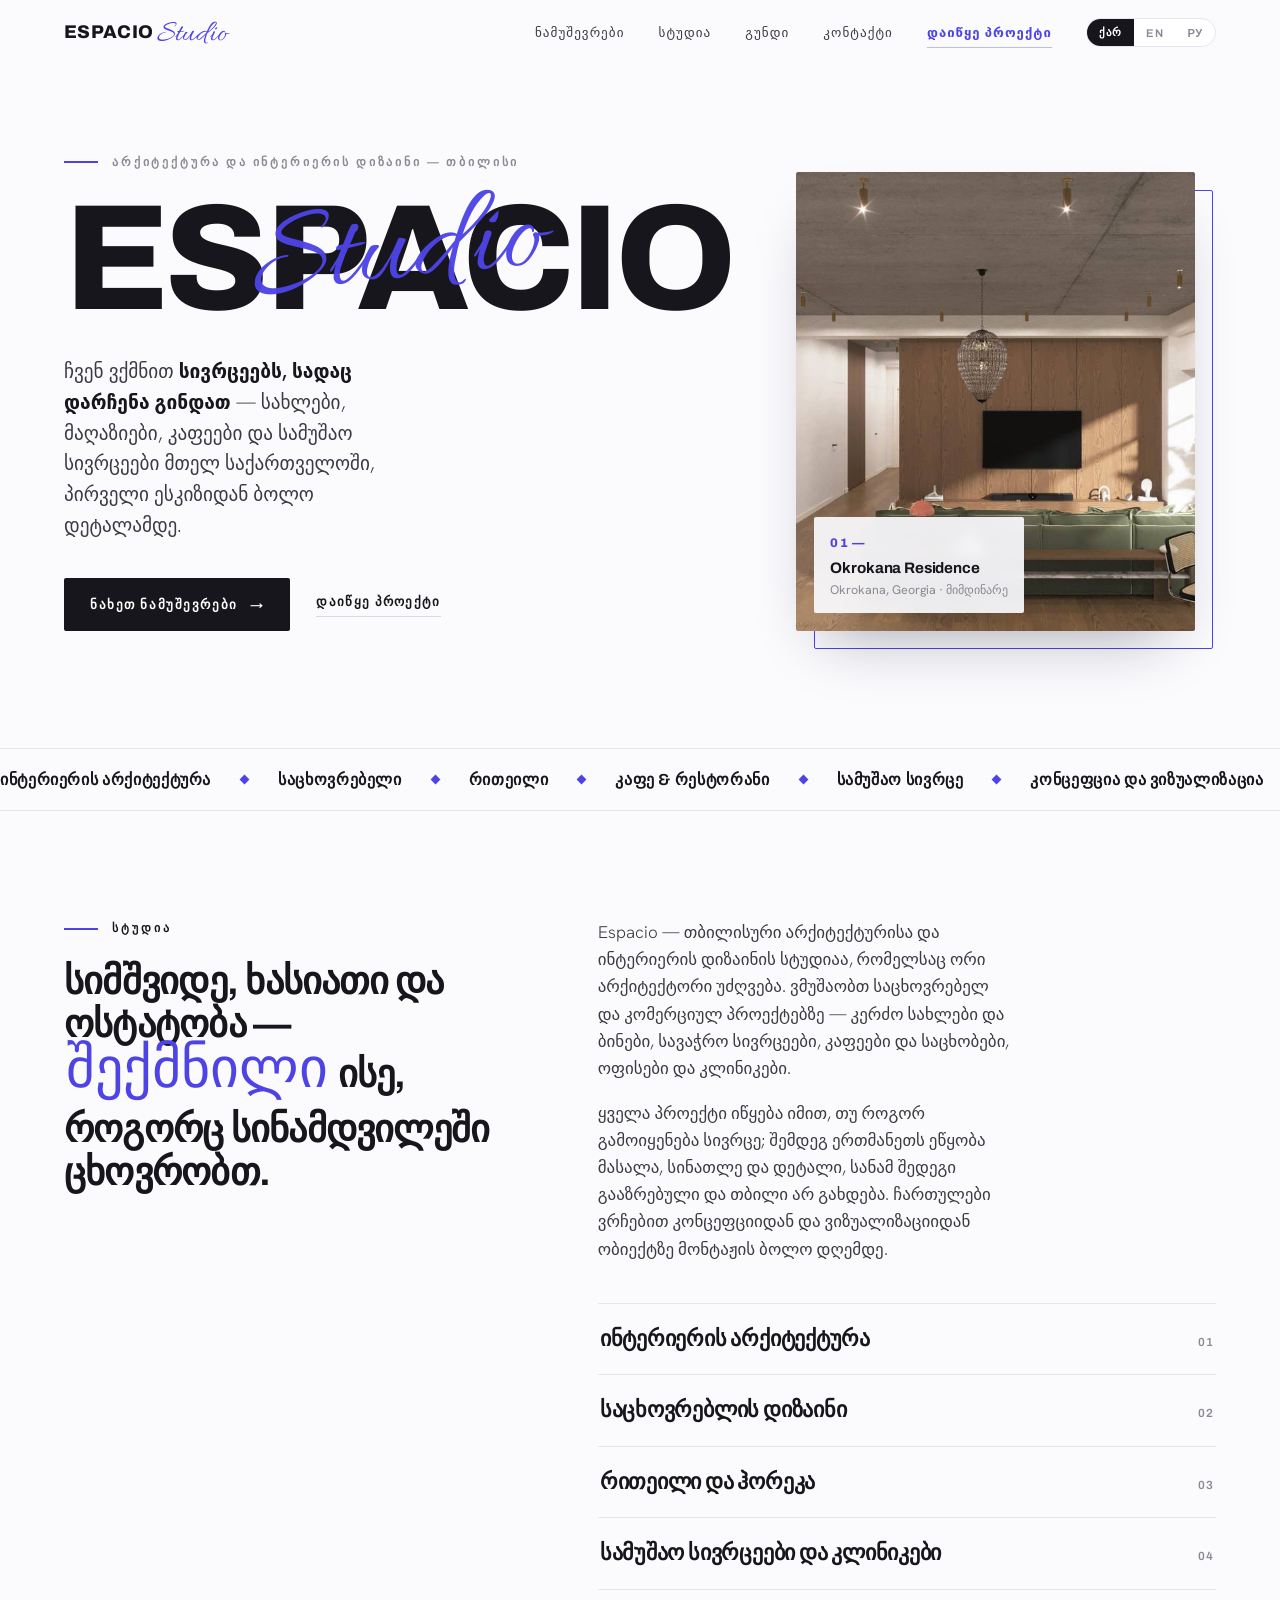
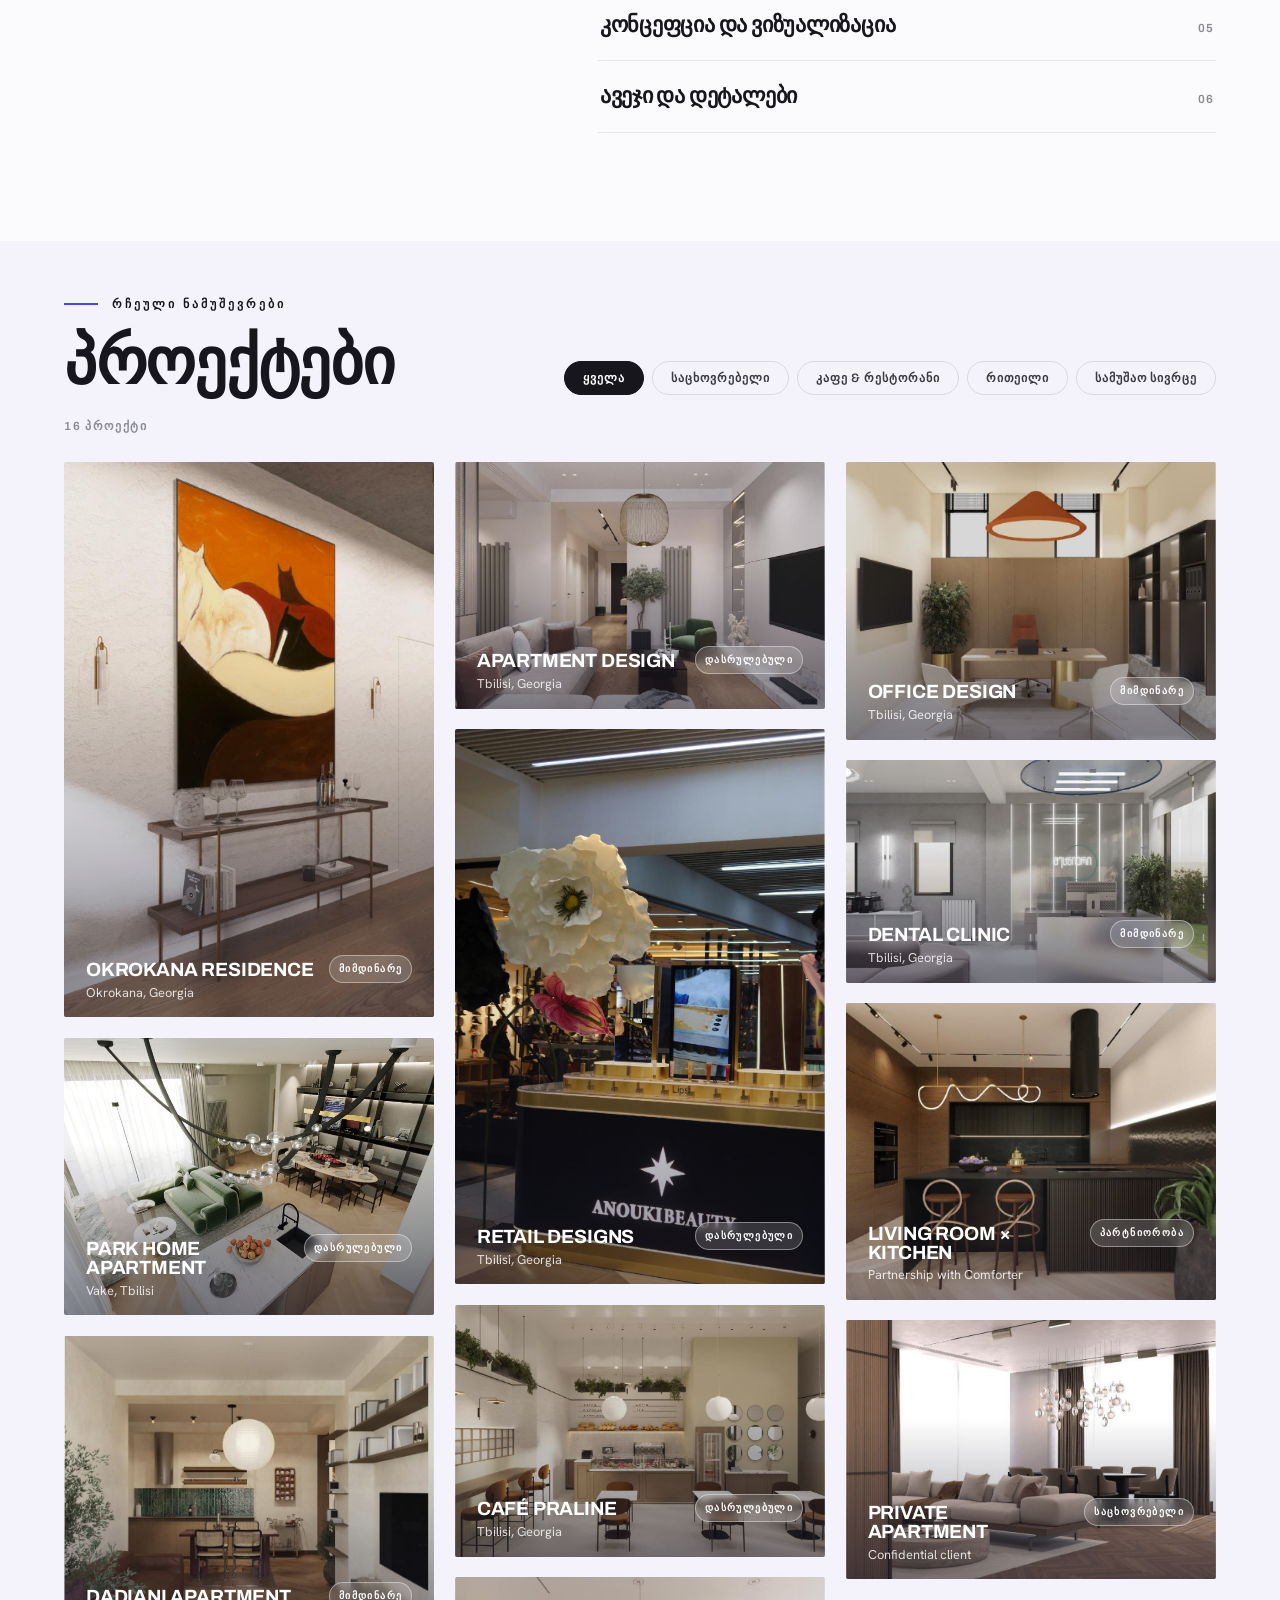
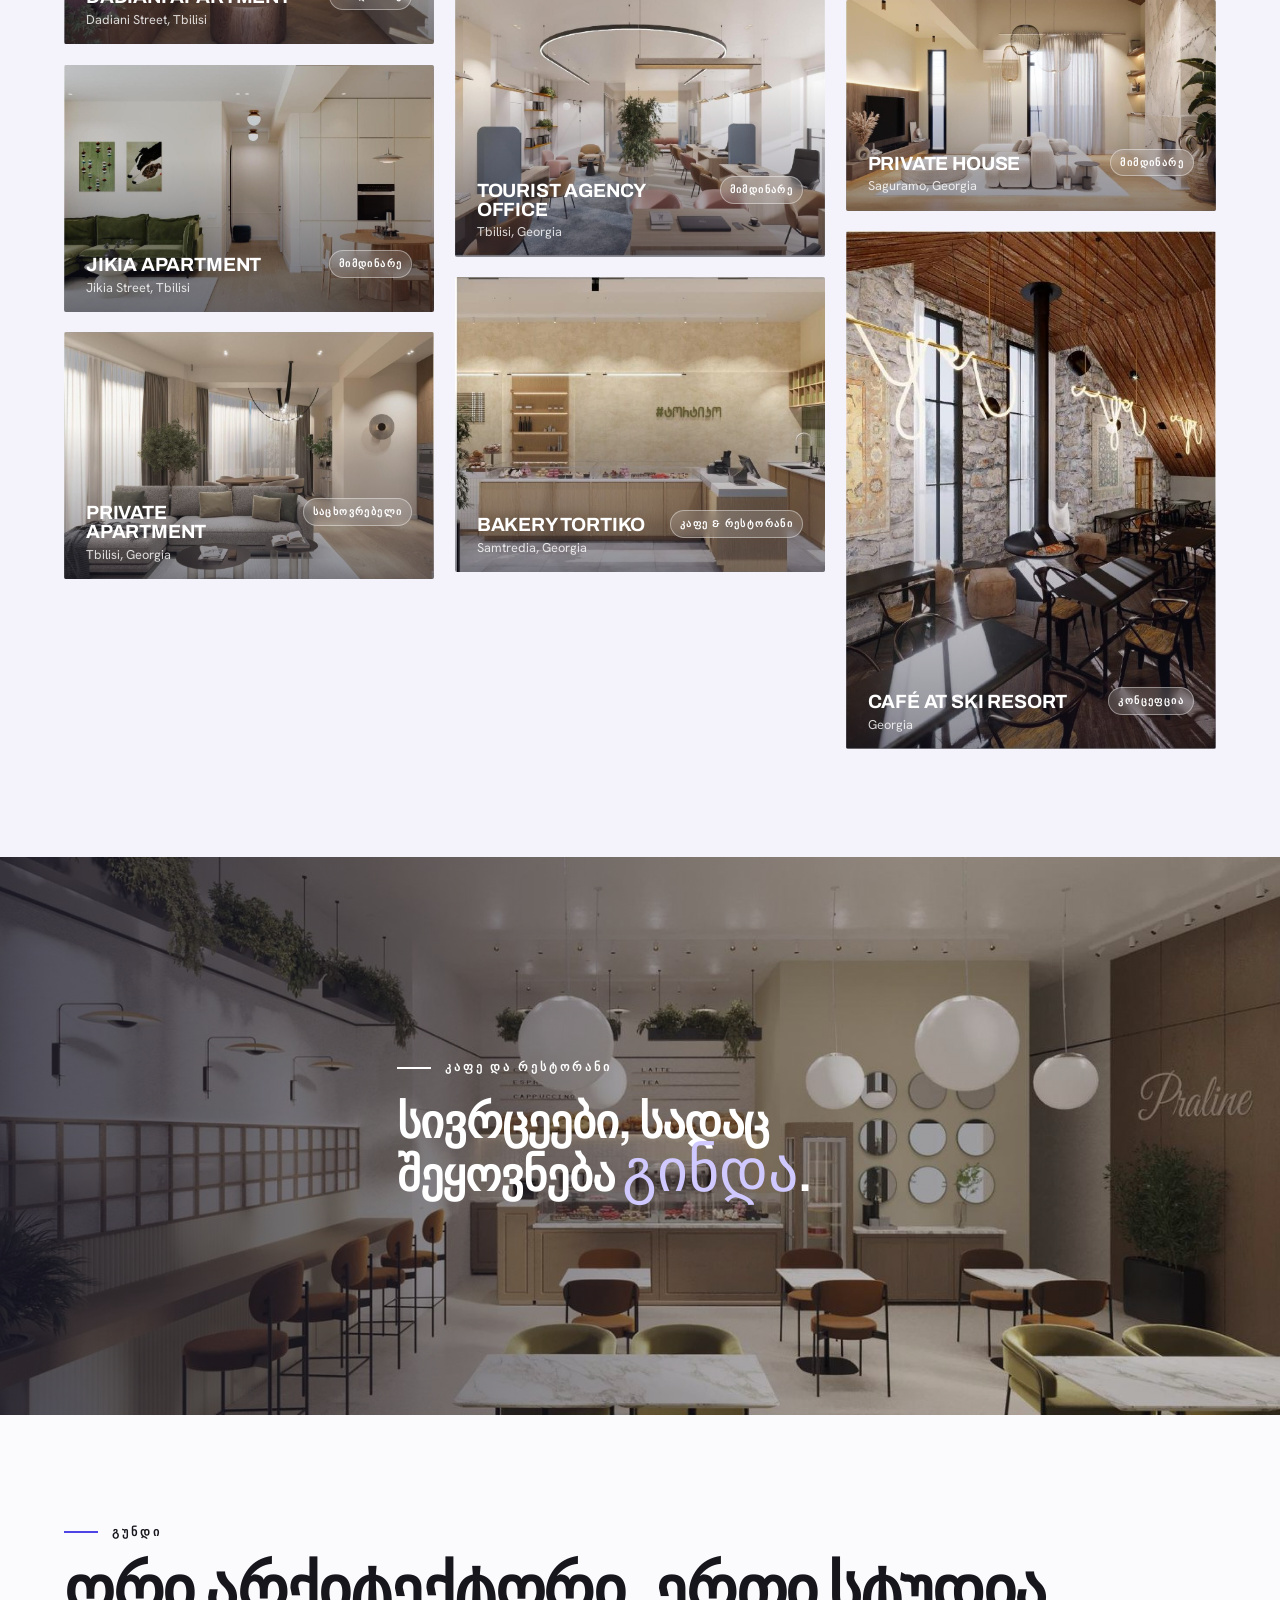
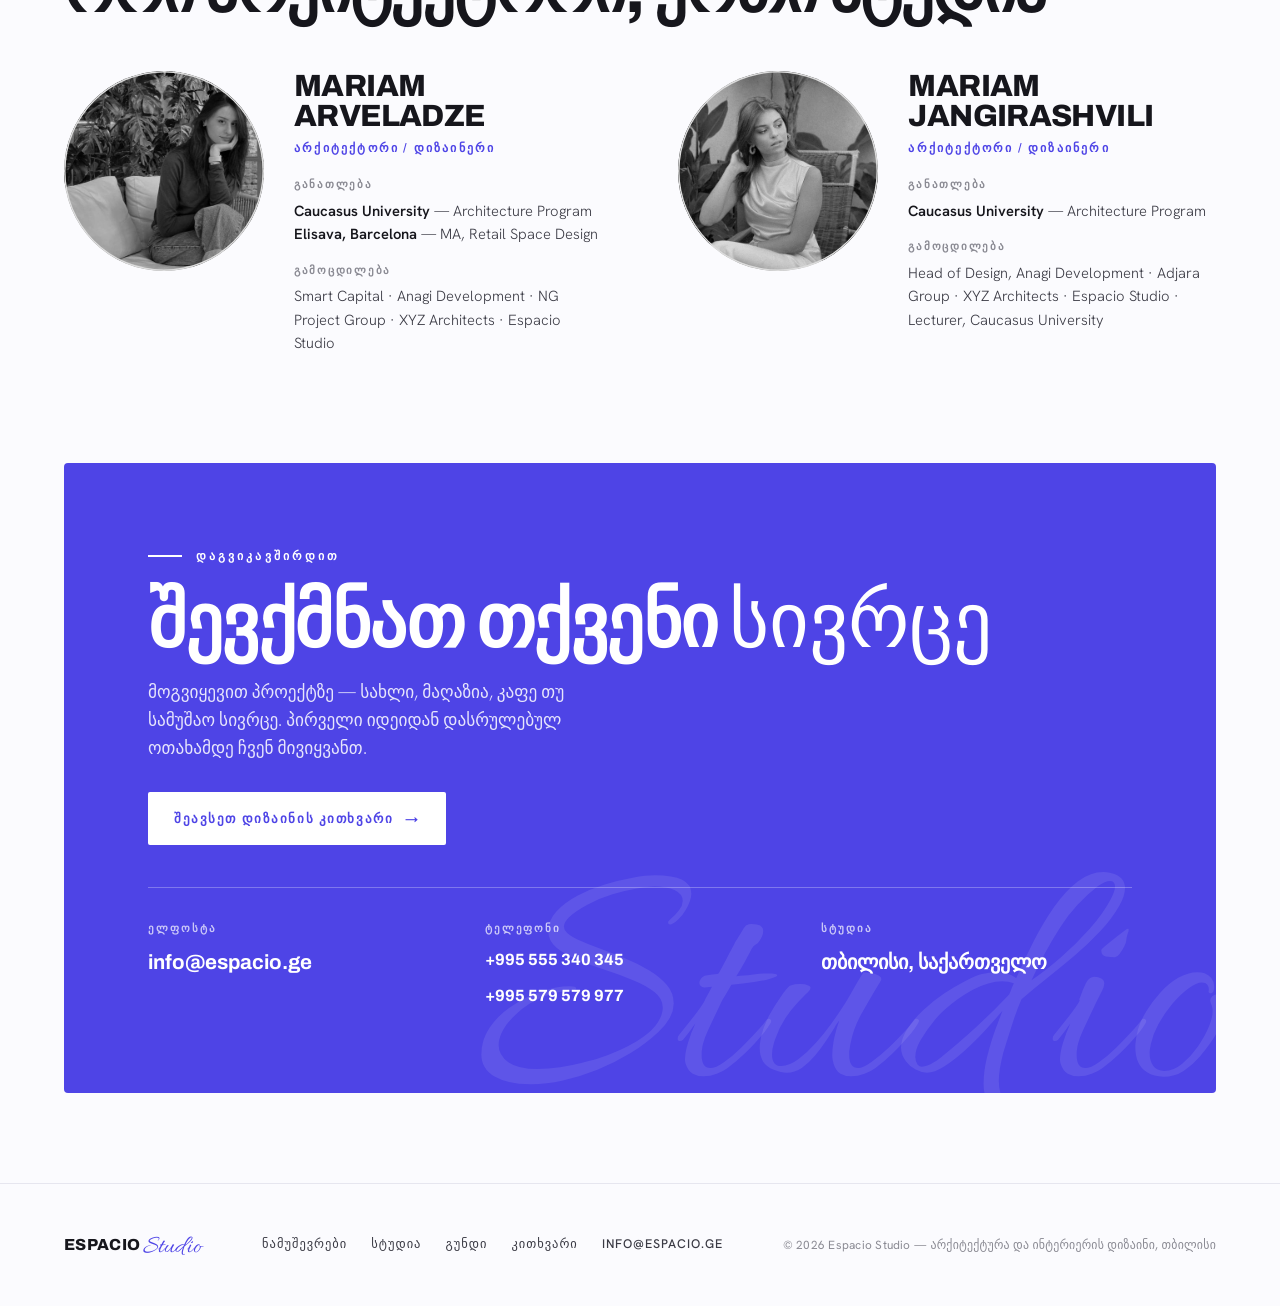
<file: index.html>
<!DOCTYPE html>
<html lang="en">
<head>
<meta charset="UTF-8" />
<meta name="viewport" content="width=device-width, initial-scale=1.0" />
<title>Espacio Studio — Architecture & Interior Design, Tbilisi</title>
<meta name="description" content="Espacio is a Tbilisi architecture and interior design studio working across homes, retail, hospitality and workspace — from first sketch to the last detail on site." />
<link rel="icon" type="image/svg+xml" href="/favicon.svg"><link rel="apple-touch-icon" href="/apple-touch-icon.png">
<link rel="preconnect" href="https://fonts.googleapis.com">
<link rel="preconnect" href="https://fonts.gstatic.com" crossorigin>
<link href="https://fonts.googleapis.com/css2?family=Archivo:wght@400;500;600;700;800;900&family=Hanken+Grotesk:wght@300;400;500;600&family=Allura&display=swap" rel="stylesheet">
<style>
:root{
  --ink:#16161c;
  --ink-soft:#3a3a44;
  --indigo:#4e44e6;
  --indigo-deep:#352bc0;
  --paper:#fbfbfe;
  --paper-2:#f4f3fb;
  --wash:#eceafb;
  --muted:#8a8a93;
  --line:#e6e6ef;
  --line-2:#d9d9e6;
  --maxw:1320px;
  --gut:clamp(20px,5vw,72px);
  --ease:cubic-bezier(.22,.61,.36,1);
}
*{box-sizing:border-box;margin:0;padding:0}
html{scroll-behavior:smooth;-webkit-text-size-adjust:100%}
body{
  font-family:"Hanken Grotesk",system-ui,sans-serif;
  background:var(--paper);color:var(--ink);
  font-weight:400;line-height:1.6;
  -webkit-font-smoothing:antialiased;text-rendering:optimizeLegibility;
  overflow-x:hidden;
}
img{display:block;max-width:100%;height:auto}
a{color:inherit;text-decoration:none}
::selection{background:var(--indigo);color:#fff}

/* ---------- shared structural bits ---------- */
.wrap{max-width:var(--maxw);margin-inline:auto;padding-inline:var(--gut)}
.tick{display:inline-block;width:34px;height:2px;background:var(--ink);vertical-align:middle}
.eyebrow{
  display:flex;align-items:center;gap:14px;
  font-size:.74rem;letter-spacing:.26em;text-transform:uppercase;
  font-weight:600;color:var(--ink);font-family:"Archivo",sans-serif;
}
.eyebrow .tick{background:var(--indigo)}
h1,h2,h3{font-family:"Archivo",sans-serif;font-weight:800;line-height:.98;letter-spacing:-.02em}
.section-head h2{
  font-size:clamp(2.1rem,5.4vw,4rem);text-transform:uppercase;margin-top:18px;
}

/* ---------- nav ---------- */
header.nav{
  position:fixed;top:0;left:0;right:0;z-index:60;
  display:flex;align-items:center;justify-content:space-between;
  padding:18px var(--gut);
  transition:background .4s var(--ease),box-shadow .4s var(--ease),padding .4s var(--ease);
}
header.nav.scrolled{
  background:rgba(251,251,254,.82);backdrop-filter:blur(14px);
  box-shadow:0 1px 0 var(--line);padding-top:13px;padding-bottom:13px;
}
.brand{display:flex;align-items:baseline;gap:.18em;font-family:"Archivo",sans-serif;
  font-weight:800;font-size:1.15rem;letter-spacing:.02em;text-transform:uppercase}
.brand .s{font-family:"Allura",cursive;font-weight:400;font-size:1.9rem;color:var(--indigo);
  letter-spacing:0;text-transform:none;line-height:0;transform:translateY(.06em)}
nav.links{display:flex;align-items:center;gap:34px}
nav.links a{font-size:.82rem;letter-spacing:.08em;text-transform:uppercase;font-weight:500;
  color:var(--ink-soft);position:relative;padding:4px 0;transition:color .25s}
nav.links a::after{content:"";position:absolute;left:0;bottom:-1px;width:0;height:1.5px;
  background:var(--indigo);transition:width .3s var(--ease)}
nav.links a:hover{color:var(--ink)}
nav.links a:hover::after{width:100%}
nav.links a.cta{color:var(--indigo);font-weight:600}
nav.links a.cta::after{background:var(--indigo);width:100%;opacity:.35}
nav.links a.cta:hover::after{opacity:1}
.menu-btn{display:none;flex-direction:column;gap:5px;background:none;border:0;cursor:pointer;padding:6px}
.menu-btn span{width:24px;height:2px;background:var(--ink);transition:.3s var(--ease)}
.lang-pick{display:inline-flex;border:1px solid var(--line);border-radius:20px;overflow:hidden;background:#fff}
.lang-pick button{border:0;background:none;padding:7px 12px;font-family:"Archivo",sans-serif;font-size:.7rem;font-weight:600;letter-spacing:.06em;color:var(--muted);cursor:pointer;text-transform:uppercase}
.lang-pick button.on{background:var(--ink);color:#fff}

/* ---------- hero ---------- */
.hero{padding:clamp(120px,17vh,180px) var(--gut) clamp(40px,7vh,72px)}
.hero-grid{max-width:var(--maxw);margin-inline:auto;display:grid;
  grid-template-columns:1.05fr .95fr;gap:clamp(28px,5vw,72px);align-items:end}
.hero-meta{font-family:"Archivo",sans-serif;font-size:.74rem;letter-spacing:.24em;
  text-transform:uppercase;font-weight:600;color:var(--muted);
  display:flex;align-items:center;gap:14px;margin-bottom:26px}
.hero-meta .tick{background:var(--indigo)}

/* wordmark */
.wordmark{position:relative;display:inline-block;margin-bottom:6px}
.wordmark .espacio{font-family:"Archivo",sans-serif;font-weight:800;
  font-size:clamp(3.6rem,12.5vw,9.4rem);letter-spacing:-.03em;line-height:.82;
  text-transform:uppercase;color:var(--ink)}
.wordmark .script{position:absolute;left:50%;top:50%;transform:translate(-50%,-54%) rotate(-6deg);
  font-family:"Allura",cursive;color:var(--indigo);
  font-size:clamp(3rem,11vw,8rem);line-height:1;white-space:nowrap;
  pointer-events:none;opacity:.96}
.hero-lede{font-size:clamp(1.05rem,1.5vw,1.32rem);font-weight:300;color:var(--ink-soft);
  max-width:30ch;margin:30px 0 36px}
.hero-lede b{font-weight:600;color:var(--ink)}
.hero-actions{display:flex;align-items:center;gap:26px;flex-wrap:wrap}
.btn{display:inline-flex;align-items:center;gap:12px;font-family:"Archivo",sans-serif;
  font-size:.82rem;letter-spacing:.12em;text-transform:uppercase;font-weight:600;
  background:var(--ink);color:#fff;padding:16px 26px;border-radius:2px;
  transition:background .3s var(--ease),transform .3s var(--ease)}
.btn:hover{background:var(--indigo);transform:translateY(-2px)}
.btn .arr{transition:transform .3s var(--ease)}
.btn:hover .arr{transform:translateX(4px)}
.link-quiet{font-family:"Archivo",sans-serif;font-size:.82rem;letter-spacing:.1em;
  text-transform:uppercase;font-weight:600;color:var(--ink);display:inline-flex;
  align-items:center;gap:10px;border-bottom:1.5px solid var(--line-2);padding-bottom:4px;
  transition:border-color .3s,color .3s}
.link-quiet:hover{color:var(--indigo);border-color:var(--indigo)}

/* hero image */
.hero-figure{position:relative}
.hero-figure .frame{position:absolute;inset:18px -18px -18px 18px;border:1.5px solid var(--indigo);
  z-index:0;border-radius:2px}
.hero-figure .imgwrap{position:relative;z-index:1;overflow:hidden;border-radius:2px;
  aspect-ratio:4/4.6;box-shadow:0 30px 60px -30px rgba(22,22,40,.4)}
.hero-figure img{width:100%;height:100%;object-fit:cover}
.hero-cap{position:absolute;z-index:2;left:18px;bottom:18px;background:rgba(251,251,254,.92);
  backdrop-filter:blur(6px);padding:12px 16px;border-radius:2px;max-width:74%;
  font-family:"Archivo",sans-serif}
.hero-cap .n{color:var(--indigo);font-weight:800;font-size:.78rem;letter-spacing:.1em}
.hero-cap .t{display:block;font-weight:700;font-size:.95rem;letter-spacing:-.01em;margin-top:2px}
.hero-cap .l{display:block;font-family:"Hanken Grotesk";font-weight:400;font-size:.78rem;
  color:var(--muted);text-transform:none;letter-spacing:0}

/* ---------- marquee ---------- */
.marquee{border-top:1px solid var(--line);border-bottom:1px solid var(--line);
  overflow:hidden;padding:18px 0;margin-top:clamp(36px,6vh,64px);background:var(--paper)}
.marquee-track{display:flex;width:max-content;gap:0;animation:slide 32s linear infinite}
.marquee:hover .marquee-track{animation-play-state:paused}
.marquee span{font-family:"Archivo",sans-serif;font-weight:700;font-size:1rem;
  letter-spacing:.04em;text-transform:uppercase;color:var(--ink);
  display:inline-flex;align-items:center;white-space:nowrap}
.marquee span i{display:inline-block;width:7px;height:7px;background:var(--indigo);
  margin:0 30px;transform:rotate(45deg);flex:none}
@keyframes slide{to{transform:translateX(-50%)}}

/* ---------- studio ---------- */
.studio{padding:clamp(80px,12vh,140px) 0}
.studio-grid{display:grid;grid-template-columns:.85fr 1.15fr;gap:clamp(36px,6vw,90px);align-items:start}
.studio-statement{font-family:"Archivo",sans-serif;font-weight:700;letter-spacing:-.02em;
  font-size:clamp(1.6rem,3vw,2.5rem);line-height:1.12}
.studio-statement em{font-family:"Allura",cursive;font-style:normal;font-weight:400;
  color:var(--indigo);font-size:1.45em;letter-spacing:0;padding:0 .04em}
.studio-body{font-weight:300;font-size:1.06rem;color:var(--ink-soft);max-width:46ch}
.studio-body p+p{margin-top:18px}
.services{margin-top:40px;border-top:1px solid var(--line)}
.services .row{display:flex;align-items:baseline;justify-content:space-between;gap:20px;
  padding:18px 2px;border-bottom:1px solid var(--line);
  font-family:"Archivo",sans-serif;transition:padding-left .35s var(--ease),color .35s}
.services .row:hover{padding-left:14px}
.services .row .name{font-weight:700;font-size:clamp(1.05rem,1.8vw,1.35rem);
  text-transform:uppercase;letter-spacing:-.01em}
.services .row:hover .name{color:var(--indigo)}
.services .row .idx{font-size:.74rem;font-weight:600;color:var(--muted);letter-spacing:.1em}

/* ---------- work ---------- */
.work{padding:clamp(40px,6vh,64px) 0 clamp(80px,12vh,130px);background:var(--paper-2)}
.work-head{display:flex;align-items:flex-end;justify-content:space-between;gap:30px;
  flex-wrap:wrap;margin-bottom:14px}
.filters{display:flex;gap:8px;flex-wrap:wrap}
.filters button{font-family:"Archivo",sans-serif;font-size:.76rem;letter-spacing:.08em;
  text-transform:uppercase;font-weight:600;color:var(--ink-soft);
  background:transparent;border:1px solid var(--line-2);border-radius:40px;
  padding:9px 18px;cursor:pointer;transition:.28s var(--ease)}
.filters button:hover{border-color:var(--ink);color:var(--ink)}
.filters button.active{background:var(--ink);border-color:var(--ink);color:#fff}
.count{font-family:"Archivo",sans-serif;font-size:.74rem;letter-spacing:.14em;
  text-transform:uppercase;color:var(--muted);margin:22px 0 26px;font-weight:600}
#grid{column-count:3;column-gap:clamp(14px,1.6vw,24px)}
.card{position:relative;overflow:hidden;cursor:pointer;border-radius:2px;
  background:#e9e9f1;display:block;width:100%;
  margin:0 0 clamp(14px,1.6vw,24px);break-inside:avoid;
  transition:opacity .6s var(--ease),transform .6s var(--ease)}
.card .ph{position:relative;overflow:hidden}
.card img{width:100%;height:auto;display:block;transition:transform .9s var(--ease)}
.card:hover img{transform:scale(1.06)}
.card .veil{position:absolute;inset:0;background:linear-gradient(180deg,
  rgba(22,22,40,0) 38%,rgba(22,22,40,.55) 100%);opacity:.9;transition:opacity .4s}
.card .ovl{position:absolute;inset:0;background:var(--indigo);opacity:0;
  mix-blend-mode:multiply;transition:opacity .4s var(--ease)}
.card:hover .ovl{opacity:.22}
.card .info{position:absolute;left:0;right:0;bottom:0;z-index:2;padding:20px 22px;color:#fff;
  display:flex;align-items:flex-end;justify-content:space-between;gap:14px}
.card .info .meta{transform:translateY(6px);transition:transform .4s var(--ease)}
.card:hover .info .meta{transform:translateY(0)}
.card .info h3{font-size:clamp(1.05rem,1.5vw,1.4rem);color:#fff;text-transform:uppercase;
  font-weight:700;letter-spacing:-.01em}
.card .info .loc{font-size:.8rem;color:rgba(255,255,255,.82);font-weight:400;margin-top:3px}
.card .tag{font-family:"Archivo",sans-serif;font-size:.62rem;letter-spacing:.14em;
  text-transform:uppercase;font-weight:700;background:rgba(255,255,255,.16);
  border:1px solid rgba(255,255,255,.4);padding:5px 9px;border-radius:30px;
  backdrop-filter:blur(4px);white-space:nowrap;align-self:flex-start}
.card .num{position:absolute;top:16px;left:18px;z-index:2;font-family:"Archivo",sans-serif;
  font-weight:800;font-size:.82rem;letter-spacing:.1em;color:#fff;opacity:0;
  transform:translateY(-6px);transition:.4s var(--ease)}
.card:hover .num{opacity:1;transform:translateY(0)}
.card .open{position:absolute;top:14px;right:14px;z-index:2;width:38px;height:38px;border-radius:50%;
  background:#fff;color:var(--ink);display:grid;place-items:center;opacity:0;transform:scale(.6);
  transition:.4s var(--ease)}
.card:hover .open{opacity:1;transform:scale(1)}

/* ---------- feature band ---------- */
.band{position:relative;height:clamp(360px,62vh,620px);overflow:hidden;
  display:flex;align-items:center}
.band img{position:absolute;inset:0;width:100%;height:100%;object-fit:cover}
.band::after{content:"";position:absolute;inset:0;
  background:linear-gradient(90deg,rgba(22,22,40,.74),rgba(22,22,40,.18) 70%)}
.band .band-inner{position:relative;z-index:2;color:#fff}
.band .eyebrow{color:#fff}
.band .eyebrow .tick{background:#fff}
.band blockquote{font-family:"Archivo",sans-serif;font-weight:700;letter-spacing:-.02em;
  font-size:clamp(1.6rem,3.6vw,3.1rem);line-height:1.08;max-width:18ch;margin-top:22px;color:#fff}
.band blockquote em{font-family:"Allura",cursive;font-style:normal;font-weight:400;
  color:#cfc9ff;font-size:1.3em;letter-spacing:0}

/* ---------- team ---------- */
.team{padding:clamp(80px,12vh,140px) 0}
.members{display:grid;grid-template-columns:1fr 1fr;gap:clamp(36px,6vw,80px);margin-top:48px}
.member{display:grid;grid-template-columns:200px 1fr;gap:30px;align-items:start}
.member .pic{width:200px;height:200px;border-radius:50%;overflow:hidden;
  filter:grayscale(1) contrast(1.02);background:#e9e9f1;position:relative}
.member .pic::after{content:"";position:absolute;inset:0;border-radius:50%;
  box-shadow:inset 0 0 0 1.5px var(--line-2)}
.member .pic img{width:100%;height:100%;object-fit:cover}
.member h3{font-size:clamp(1.5rem,2.4vw,2.1rem);text-transform:uppercase}
.member .role{font-family:"Archivo",sans-serif;font-size:.76rem;letter-spacing:.18em;
  text-transform:uppercase;color:var(--indigo);font-weight:600;margin:8px 0 18px}
.member dl{font-size:.92rem}
.member dt{font-family:"Archivo",sans-serif;font-size:.68rem;letter-spacing:.16em;
  text-transform:uppercase;color:var(--muted);font-weight:600;margin-top:16px}
.member dd{color:var(--ink-soft);font-weight:300;margin-top:5px}
.member dd b{font-weight:600;color:var(--ink)}

/* ---------- contact ---------- */
.contact{padding:0 var(--gut) clamp(70px,10vh,110px)}
.contact-card{max-width:var(--maxw);margin-inline:auto;background:var(--indigo);
  color:#fff;border-radius:4px;padding:clamp(40px,7vw,84px);position:relative;overflow:hidden}
.contact-card::before{content:"Studio";position:absolute;right:-2%;bottom:-14%;
  font-family:"Allura",cursive;font-size:clamp(10rem,26vw,24rem);line-height:1;
  color:rgba(255,255,255,.09);pointer-events:none}
.contact-card .eyebrow{color:#fff}
.contact-card .eyebrow .tick{background:#fff}
.contact-card h2{font-size:clamp(2.2rem,6vw,4.6rem);text-transform:uppercase;
  margin:20px 0 8px;color:#fff;position:relative}
.contact-card h2 em{font-family:"Allura",cursive;font-style:normal;font-weight:400;
  text-transform:none;letter-spacing:0;font-size:1.05em}
.contact-lede{font-weight:300;font-size:1.08rem;color:rgba(255,255,255,.86);
  max-width:42ch;position:relative}
.contact-rows{position:relative;margin-top:42px;display:grid;
  grid-template-columns:repeat(auto-fit,minmax(210px,1fr));gap:26px;
  border-top:1px solid rgba(255,255,255,.28);padding-top:32px}
.crow .k{font-family:"Archivo",sans-serif;font-size:.68rem;letter-spacing:.18em;
  text-transform:uppercase;color:rgba(255,255,255,.7);font-weight:600}
.crow .v{font-family:"Archivo",sans-serif;font-weight:700;font-size:clamp(1.05rem,1.6vw,1.3rem);
  margin-top:8px;display:inline-block;transition:opacity .25s}
.crow a.v:hover{opacity:.7}
.crow .v.sm{font-size:1.02rem;display:block;line-height:1.7}

.btn-inv{background:#fff;color:var(--indigo)}
.btn-inv:hover{background:var(--ink);color:#fff}

/* ---------- footer ---------- */
footer{padding:48px var(--gut);border-top:1px solid var(--line);
  display:flex;align-items:center;justify-content:space-between;gap:24px;flex-wrap:wrap}
footer .brand{font-size:1rem}
footer .brand .s{font-size:1.6rem}
footer .fnav{display:flex;gap:24px;flex-wrap:wrap}
footer .fnav a{font-size:.78rem;letter-spacing:.08em;text-transform:uppercase;
  color:var(--ink-soft);font-weight:500;transition:color .25s}
footer .fnav a:hover{color:var(--indigo)}
footer .copy{font-size:.74rem;color:var(--muted);letter-spacing:.02em}

/* ---------- lightbox ---------- */
.lb{position:fixed;inset:0;z-index:90;background:rgba(16,16,24,.94);
  backdrop-filter:blur(6px);display:none;opacity:0;transition:opacity .35s var(--ease)}
.lb.open{display:block;opacity:1}
.lb-inner{position:absolute;inset:0;display:grid;grid-template-rows:auto 1fr auto;
  padding:clamp(16px,3vw,34px)}
.lb-top{display:flex;align-items:flex-start;justify-content:space-between;gap:20px;color:#fff}
.lb-top .lb-num{font-family:"Archivo",sans-serif;font-weight:800;color:var(--indigo);
  font-size:.82rem;letter-spacing:.12em}
.lb-top h3{font-size:clamp(1.3rem,3vw,2.1rem);text-transform:uppercase;color:#fff;margin-top:4px}
.lb-top .lb-sub{font-size:.86rem;color:rgba(255,255,255,.7);margin-top:6px}
.lb-top .lb-sub .dot{display:inline-block;width:4px;height:4px;border-radius:50%;
  background:rgba(255,255,255,.5);margin:0 9px;vertical-align:middle}
.lb-close{background:none;border:1px solid rgba(255,255,255,.4);color:#fff;
  width:46px;height:46px;border-radius:50%;cursor:pointer;flex:none;
  display:grid;place-items:center;transition:.28s var(--ease)}
.lb-close:hover{background:#fff;color:var(--ink);transform:rotate(90deg)}
.lb-stage{position:relative;display:flex;align-items:center;justify-content:center;
  min-height:0;padding:18px 0}
.lb-stage img{max-width:100%;max-height:100%;object-fit:contain;border-radius:2px;
  box-shadow:0 30px 80px -20px rgba(0,0,0,.6)}
.lb-nav{position:absolute;top:50%;transform:translateY(-50%);width:52px;height:52px;
  border-radius:50%;background:rgba(255,255,255,.1);border:1px solid rgba(255,255,255,.3);
  color:#fff;cursor:pointer;display:grid;place-items:center;transition:.28s var(--ease);z-index:3}
.lb-nav:hover{background:#fff;color:var(--ink)}
.lb-nav.prev{left:0}.lb-nav.next{right:0}
.lb-bottom{display:flex;align-items:center;justify-content:space-between;gap:18px;color:#fff}
.lb-dots{display:flex;gap:9px}
.lb-dots button{width:9px;height:9px;border-radius:50%;background:rgba(255,255,255,.3);
  border:0;cursor:pointer;padding:0;transition:.25s}
.lb-dots button.on{background:#fff;width:26px;border-radius:6px}
.lb-desc{font-weight:300;font-size:.92rem;color:rgba(255,255,255,.8);max-width:52ch}
.lb-projnav{display:flex;gap:10px}
.lb-projnav button{font-family:"Archivo",sans-serif;font-size:.7rem;letter-spacing:.1em;
  text-transform:uppercase;font-weight:600;color:#fff;background:none;cursor:pointer;
  border:1px solid rgba(255,255,255,.35);border-radius:30px;padding:8px 14px;transition:.25s}
.lb-projnav button:hover{background:#fff;color:var(--ink)}

/* ---------- reveal ---------- */
.reveal{opacity:0;transform:translateY(26px);transition:opacity .9s var(--ease),transform .9s var(--ease)}
.reveal.in{opacity:1;transform:none}

/* ---------- responsive ---------- */
@media(max-width:1024px){
  .hero-grid{grid-template-columns:1fr;gap:40px}
  .hero-figure{max-width:480px}
  .studio-grid{grid-template-columns:1fr;gap:34px}
  .members{grid-template-columns:1fr;gap:46px}
  #grid{column-count:2}
}
@media(max-width:680px){
  .menu-btn{display:flex}
  nav.links{position:fixed;inset:0 0 0 auto;width:min(80vw,320px);background:var(--paper);
    flex-direction:column;align-items:flex-start;justify-content:center;gap:28px;
    padding:0 40px;transform:translateX(100%);transition:transform .4s var(--ease);
    box-shadow:-20px 0 60px -30px rgba(22,22,40,.4);z-index:55}
  nav.links.show{transform:translateX(0)}
  nav.links a{font-size:1.1rem}
  header.nav.menu-open .menu-btn span:nth-child(1){transform:translateY(7px) rotate(45deg)}
  header.nav.menu-open .menu-btn span:nth-child(2){opacity:0}
  header.nav.menu-open .menu-btn span:nth-child(3){transform:translateY(-7px) rotate(-45deg)}
  #grid{column-count:1}
  .member{grid-template-columns:1fr;gap:20px}
  .member .pic{width:150px;height:150px}
  .lb-desc{display:none}
  .band blockquote{font-size:1.7rem}
}
@media(prefers-reduced-motion:reduce){
  *{animation-duration:.001ms!important;transition-duration:.001ms!important;
    scroll-behavior:auto!important}
  .reveal{opacity:1;transform:none}
}
</style>
</head>
<body>

<header class="nav" id="nav">
  <a href="#top" class="brand" aria-label="Espacio Studio home">ESPACIO<span class="s">Studio</span></a>
  <nav class="links" id="links">
    <a href="#work" data-l="nav_work">Work</a>
    <a href="#studio" data-l="nav_studio">Studio</a>
    <a href="#team" data-l="nav_team">Team</a>
    <a href="#contact" data-l="nav_contact">Contact</a>
    <a href="questionnaire/" class="cta" data-l="nav_cta">Start a project</a>
    <span class="lang-pick" id="langPick"><button data-lang="ge">ქარ</button><button data-lang="en">EN</button><button data-lang="ru">РУ</button></span>
  </nav>
  <button class="menu-btn" id="menuBtn" aria-label="Toggle menu"><span></span><span></span><span></span></button>
</header>

<!-- HERO -->
<section class="hero" id="top">
  <div class="hero-grid">
    <div class="hero-copy reveal">
      <div class="hero-meta"><span class="tick"></span><span data-l="hero_meta">Architecture &amp; Interior Design — Est. Tbilisi</span></div>
      <div class="wordmark">
        <div class="espacio">Espacio</div>
        <div class="script">Studio</div>
      </div>
      <p class="hero-lede" data-l="hero_lede">We design <b>spaces people want to stay in</b> — homes, shops, cafés and workplaces across Georgia, from first sketch to the last detail on site.</p>
      <div class="hero-actions">
        <a href="#work" class="btn"><span data-l="hero_btn">View the work</span> <span class="arr">→</span></a>
        <a href="questionnaire/" class="link-quiet" data-l="nav_cta2">Start a project</a>
      </div>
    </div>
    <figure class="hero-figure reveal">
      <div class="frame"></div>
      <div class="imgwrap"><img data-img="okrokana-1" alt="Okrokana Residence interior" /></div>
      <figcaption class="hero-cap">
        <span class="n">01 —</span>
        <span class="t">Okrokana Residence</span>
        <span class="l">Okrokana, Georgia · <span data-l="st_ongoing">Ongoing</span></span>
      </figcaption>
    </figure>
  </div>
</section>

<!-- MARQUEE -->
<div class="marquee" aria-hidden="true">
  <div class="marquee-track" id="mq"></div>
</div>

<!-- STUDIO -->
<section class="studio" id="studio">
  <div class="wrap studio-grid">
    <div class="reveal">
      <div class="eyebrow"><span class="tick"></span><span data-l="studio_eyebrow">The Studio</span></div>
      <p class="studio-statement" style="margin-top:22px" data-l="studio_statement">Calm, character and craft — <em>designed</em> for the way you actually live.</p>
    </div>
    <div class="reveal">
      <div class="studio-body">
        <p data-l="studio_p1">Espacio is a Tbilisi-based architecture and interior design practice led by two architects. We work across residential and commercial projects — private homes and apartments, retail spaces, cafés and bakeries, offices and clinics.</p>
        <p data-l="studio_p2">Every project starts with how a space will be used, then layers material, light and detail until it feels considered but never cold. We stay involved from concept and visualisation through to the finishes installed on site.</p>
      </div>
      <div class="services" id="services"></div>
    </div>
  </div>
</section>

<!-- WORK -->
<section class="work" id="work">
  <div class="wrap">
    <div class="work-head">
      <div class="section-head reveal">
        <div class="eyebrow"><span class="tick"></span><span data-l="work_eyebrow">Selected Work</span></div>
        <h2 data-l="work_h2">Projects</h2>
      </div>
      <div class="filters reveal" id="filters"></div>
    </div>
    <div class="count reveal" id="count"></div>
    <div id="grid"></div>
  </div>
</section>

<!-- FEATURE BAND -->
<section class="band reveal">
  <img data-img="band-praline" alt="Café Praline interior" />
  <div class="wrap band-inner">
    <div class="eyebrow"><span class="tick"></span><span data-l="band_eyebrow">Hospitality</span></div>
    <blockquote data-l="band_quote">Spaces that make people <em>want</em> to linger.</blockquote>
  </div>
</section>

<!-- TEAM -->
<section class="team" id="team">
  <div class="wrap">
    <div class="section-head reveal">
      <div class="eyebrow"><span class="tick"></span><span data-l="team_eyebrow">The People</span></div>
      <h2 data-l="team_h2">Two architects, one studio</h2>
    </div>
    <div class="members">
      <article class="member reveal">
        <div class="pic"><img data-img="team-arveladze" alt="Mariam Arveladze" /></div>
        <div>
          <h3>Mariam Arveladze</h3>
          <div class="role" data-l="role">Architect / Designer</div>
          <dl>
            <dt data-l="dt_edu">Education</dt>
            <dd><b>Caucasus University</b> — Architecture Program<br><b>Elisava, Barcelona</b> — MA, Retail Space Design</dd>
            <dt data-l="dt_exp">Experience</dt>
            <dd>Smart Capital · Anagi Development · NG Project Group · XYZ Architects · Espacio Studio</dd>
          </dl>
        </div>
      </article>
      <article class="member reveal">
        <div class="pic"><img data-img="team-jangirashvili" alt="Mariam Jangirashvili" /></div>
        <div>
          <h3>Mariam Jangirashvili</h3>
          <div class="role" data-l="role">Architect / Designer</div>
          <dl>
            <dt data-l="dt_edu">Education</dt>
            <dd><b>Caucasus University</b> — Architecture Program</dd>
            <dt data-l="dt_exp">Experience</dt>
            <dd>Head of Design, Anagi Development · Adjara Group · XYZ Architects · Espacio Studio · Lecturer, Caucasus University</dd>
          </dl>
        </div>
      </article>
    </div>
  </div>
</section>

<!-- CONTACT -->
<section class="contact" id="contact">
  <div class="contact-card reveal">
    <div class="eyebrow"><span class="tick"></span><span data-l="c_eyebrow">Get in touch</span></div>
    <h2 data-l="c_h2">Let's design your <em>space</em></h2>
    <p class="contact-lede" data-l="c_lede">Tell us about the project — a home, a shop, a café or a workspace. We'll take it from the first idea to the finished room.</p>
    <a class="btn btn-inv" href="questionnaire/" style="position:relative;margin-top:30px"><span data-l="c_btn">Fill the design questionnaire</span> <span class="arr">→</span></a>
    <div class="contact-rows">
      <div class="crow"><div class="k" data-l="c_email">Email</div><a class="v" href="mailto:info@espacio.ge">info@espacio.ge</a></div>
      <div class="crow"><div class="k" data-l="c_phone">Phone</div>
        <a class="v sm" href="tel:+995555340345">+995 555 340 345</a>
        <a class="v sm" href="tel:+995579579977">+995 579 579 977</a>
      </div>
      <div class="crow"><div class="k" data-l="c_studio">Studio</div><div class="v" data-l="c_city">Tbilisi, Georgia</div></div>
    </div>
  </div>
</section>

<footer>
  <a href="#top" class="brand">ESPACIO<span class="s">Studio</span></a>
  <div class="fnav">
    <a href="#work" data-l="nav_work">Work</a><a href="#studio" data-l="nav_studio">Studio</a><a href="#team" data-l="nav_team">Team</a><a href="questionnaire/" data-l="f_quest">Questionnaire</a>
    <a href="mailto:info@espacio.ge">info@espacio.ge</a>
  </div>
  <div class="copy">© <span id="yr"></span> <span data-l="f_copy">Espacio Studio — Architecture &amp; Interior Design, Tbilisi</span></div>
</footer>

<!-- LIGHTBOX -->
<div class="lb" id="lb" role="dialog" aria-modal="true" aria-label="Project gallery">
  <div class="lb-inner">
    <div class="lb-top">
      <div>
        <div class="lb-num" id="lbNum"></div>
        <h3 id="lbTitle"></h3>
        <div class="lb-sub" id="lbSub"></div>
      </div>
      <button class="lb-close" id="lbClose" aria-label="Close">✕</button>
    </div>
    <div class="lb-stage">
      <button class="lb-nav prev" id="lbPrev" aria-label="Previous image">←</button>
      <img id="lbImg" alt="" />
      <button class="lb-nav next" id="lbNext" aria-label="Next image">→</button>
    </div>
    <div class="lb-bottom">
      <div class="lb-dots" id="lbDots"></div>
      <p class="lb-desc" id="lbDesc"></p>
      <div class="lb-projnav">
        <button id="lbProjPrev">← Prev project</button>
        <button id="lbProjNext">Next project →</button>
      </div>
    </div>
  </div>
</div>

<script>
/* ===== injected by build ===== */
const ASSETS = {"apt-tbilisi-1": "site-assets/img_85d7dcffa1.jpg", "apt-tbilisi-2": "site-assets/img_c5577ba378.jpg", "band-praline": "site-assets/img_edb9ed5e91.jpg", "comforter-1": "site-assets/img_031693bf67.jpg", "comforter-2": "site-assets/img_4cf23615e0.jpg", "confidential-1": "site-assets/img_ff22f99e55.jpg", "confidential-2": "site-assets/img_11c7dd2aab.jpg", "dadiani-1": "site-assets/img_a19db14d90.jpg", "dadiani-2": "site-assets/img_b69401f874.jpg", "dental-1": "site-assets/img_895df0683e.jpg", "dental-2": "site-assets/img_c86dd3b0e2.jpg", "jikia-1": "site-assets/img_cd68e68a0f.jpg", "jikia-2": "site-assets/img_95d21a8b64.jpg", "office-1": "site-assets/img_19c9a70fbf.jpg", "office-2": "site-assets/img_0e54ab54e8.jpg", "okrokana-1": "site-assets/img_567b16ba03.jpg", "okrokana-2": "site-assets/img_3628784fbc.jpg", "parkhome-1": "site-assets/img_8451188a42.jpg", "parkhome-2": "site-assets/img_06a6aeec81.jpg", "praline-1": "site-assets/img_ea6063e474.jpg", "praline-2": "site-assets/img_d6aa87e73d.jpg", "private-apt-1": "site-assets/img_36eff099be.jpg", "private-apt-2": "site-assets/img_81f7e84772.jpg", "retail-1": "site-assets/img_638e6851b8.jpg", "retail-2": "site-assets/img_85f7318043.jpg", "saguramo-1": "site-assets/img_dc81d3b2c0.jpg", "saguramo-2": "site-assets/img_1c14358d99.jpg", "skiresort-1": "site-assets/img_43803b7b50.jpg", "skiresort-2": "site-assets/img_e8f96f2387.jpg", "team-arveladze": "site-assets/img_7a2f1ac056.jpg", "team-jangirashvili": "site-assets/img_1117c69e2d.jpg", "tortiko-1": "site-assets/img_af5021b723.jpg", "tortiko-2": "site-assets/img_8f5b57802b.jpg", "tourist-1": "site-assets/img_9924665fef.jpg", "tourist-2": "site-assets/img_b9d3b92bc5.jpg"};
let PROJECTS = [{"id": "okrokana", "name": "Okrokana Residence", "loc": "Okrokana, Georgia", "status": "Ongoing", "cat": "residential", "catLabel": "Residential", "cover": "site-assets/projects/okrokana/03.jpg"}, {"id": "park-home", "name": "Park Home Apartment", "loc": "Vake, Tbilisi", "status": "Completed", "cat": "residential", "catLabel": "Residential", "cover": "site-assets/projects/park-home/01.jpg"}, {"id": "dadiani", "name": "Dadiani Apartment", "loc": "Dadiani Street, Tbilisi", "status": "Ongoing", "cat": "residential", "catLabel": "Residential", "cover": "site-assets/projects/dadiani/02.jpg"}, {"id": "jikia", "name": "Jikia Apartment", "loc": "Jikia Street, Tbilisi", "status": "Ongoing", "cat": "residential", "catLabel": "Residential", "cover": "site-assets/projects/jikia/03.jpg"}, {"id": "private-apartment", "name": "Private Apartment", "loc": "Tbilisi, Georgia", "status": "", "cat": "residential", "catLabel": "Residential", "cover": "site-assets/projects/private-apartment/01.jpg"}, {"id": "apartment-design", "name": "Apartment Design", "loc": "Tbilisi, Georgia", "status": "Completed", "cat": "residential", "catLabel": "Residential", "cover": "site-assets/projects/apartment-design/02.jpg"}, {"id": "retail-designs", "name": "Retail Designs", "loc": "Tbilisi, Georgia", "status": "Completed", "cat": "retail", "catLabel": "Retail", "cover": "site-assets/projects/retail-designs/03.jpg"}, {"id": "cafe-praline", "name": "Café Praline", "loc": "Tbilisi, Georgia", "status": "Completed", "cat": "hospitality", "catLabel": "Hospitality", "cover": "site-assets/projects/cafe-praline/03.jpg"}, {"id": "tourist-agency", "name": "Tourist Agency Office", "loc": "Tbilisi, Georgia", "status": "Ongoing", "cat": "workspace", "catLabel": "Workspace", "cover": "site-assets/projects/tourist-agency/06.jpg"}, {"id": "bakery-tortiko", "name": "Bakery Tortiko", "loc": "Samtredia, Georgia", "status": "", "cat": "hospitality", "catLabel": "Hospitality", "cover": "site-assets/projects/bakery-tortiko/03.jpg"}, {"id": "office-design", "name": "Office Design", "loc": "Tbilisi, Georgia", "status": "Ongoing", "cat": "workspace", "catLabel": "Workspace", "cover": "site-assets/projects/office-design/01.jpg"}, {"id": "dental-clinic", "name": "Dental Clinic", "loc": "Tbilisi, Georgia", "status": "Ongoing", "cat": "workspace", "catLabel": "Workspace", "cover": "site-assets/projects/dental-clinic/02.jpg"}, {"id": "comforter", "name": "Living Room × Kitchen", "loc": "Partnership with Comforter", "status": "Partnership", "cat": "residential", "catLabel": "Residential", "cover": "site-assets/projects/comforter/01.jpg"}, {"id": "confidential-apartment", "name": "Private Apartment", "loc": "Confidential client", "status": "", "cat": "residential", "catLabel": "Residential", "cover": "site-assets/projects/confidential-apartment/01.jpg"}, {"id": "private-house-saguramo", "name": "Private House", "loc": "Saguramo, Georgia", "status": "Ongoing", "cat": "residential", "catLabel": "Residential", "cover": "site-assets/projects/private-house-saguramo/02.jpg"}, {"id": "cafe-ski-resort", "name": "Café at Ski Resort", "loc": "Georgia", "status": "Concept", "cat": "hospitality", "catLabel": "Hospitality", "cover": "site-assets/projects/cafe-ski-resort/02.jpg"}];
/* ============================== */

// set all data-img sources
document.querySelectorAll('[data-img]').forEach(el=>{
  const k=el.dataset.img; if(ASSETS[k]) el.src=ASSETS[k];
});

// year
document.getElementById('yr').textContent=new Date().getFullYear();

// nav scroll state
const nav=document.getElementById('nav');
addEventListener('scroll',()=>nav.classList.toggle('scrolled',scrollY>20),{passive:true});

// mobile menu
const links=document.getElementById('links'),mb=document.getElementById('menuBtn');
mb.addEventListener('click',()=>{links.classList.toggle('show');nav.classList.toggle('menu-open');});
links.querySelectorAll('a').forEach(a=>a.addEventListener('click',()=>{
  links.classList.remove('show');nav.classList.remove('menu-open');}));


// ================= LANDING i18n (ge default) =================
const ESP_L = {
ge:{
 nav_work:"ნამუშევრები", nav_studio:"სტუდია", nav_team:"გუნდი", nav_contact:"კონტაქტი",
 nav_cta:"დაიწყე პროექტი", nav_cta2:"დაიწყე პროექტი", f_quest:"კითხვარი",
 hero_meta:"არქიტექტურა და ინტერიერის დიზაინი — თბილისი",
 hero_lede:"ჩვენ ვქმნით <b>სივრცეებს, სადაც დარჩენა გინდათ</b> — სახლები, მაღაზიები, კაფეები და სამუშაო სივრცეები მთელ საქართველოში, პირველი ესკიზიდან ბოლო დეტალამდე.",
 hero_btn:"ნახეთ ნამუშევრები", st_ongoing:"მიმდინარე",
 studio_eyebrow:"სტუდია",
 studio_statement:"სიმშვიდე, ხასიათი და ოსტატობა — <em>შექმნილი</em> ისე, როგორც სინამდვილეში ცხოვრობთ.",
 studio_p1:"Espacio — თბილისური არქიტექტურისა და ინტერიერის დიზაინის სტუდიაა, რომელსაც ორი არქიტექტორი უძღვება. ვმუშაობთ საცხოვრებელ და კომერციულ პროექტებზე — კერძო სახლები და ბინები, სავაჭრო სივრცეები, კაფეები და საცხობები, ოფისები და კლინიკები.",
 studio_p2:"ყველა პროექტი იწყება იმით, თუ როგორ გამოიყენება სივრცე; შემდეგ ერთმანეთს ეწყობა მასალა, სინათლე და დეტალი, სანამ შედეგი გააზრებული და თბილი არ გახდება. ჩართულები ვრჩებით კონცეფციიდან და ვიზუალიზაციიდან ობიექტზე მონტაჟის ბოლო დღემდე.",
 work_eyebrow:"რჩეული ნამუშევრები", work_h2:"პროექტები",
 band_eyebrow:"კაფე და რესტორანი", band_quote:"სივრცეები, სადაც შეყოვნება <em>გინდა</em>.",
 team_eyebrow:"გუნდი", team_h2:"ორი არქიტექტორი, ერთი სტუდია",
 role:"არქიტექტორი / დიზაინერი", dt_edu:"განათლება", dt_exp:"გამოცდილება",
 c_eyebrow:"დაგვიკავშირდით", c_h2:"შევქმნათ თქვენი <em>სივრცე</em>",
 c_lede:"მოგვიყევით პროექტზე — სახლი, მაღაზია, კაფე თუ სამუშაო სივრცე. პირველი იდეიდან დასრულებულ ოთახამდე ჩვენ მივიყვანთ.",
 c_btn:"შეავსეთ დიზაინის კითხვარი", c_email:"ელფოსტა", c_phone:"ტელეფონი", c_studio:"სტუდია", c_city:"თბილისი, საქართველო",
 f_copy:"Espacio Studio — არქიტექტურა და ინტერიერის დიზაინი, თბილისი",
 mq:["ინტერიერის არქიტექტურა","საცხოვრებელი","რითეილი","კაფე & რესტორანი","სამუშაო სივრცე","კონცეფცია და ვიზუალიზაცია","თბილისი, საქართველო"],
 services:["ინტერიერის არქიტექტურა","საცხოვრებლის დიზაინი","რითეილი და ჰორეკა","სამუშაო სივრცეები და კლინიკები","კონცეფცია და ვიზუალიზაცია","ავეჯი და დეტალები"],
 cats:{all:"ყველა",residential:"საცხოვრებელი",hospitality:"კაფე & რესტორანი",retail:"რითეილი",workspace:"სამუშაო სივრცე"},
 stat:{Ongoing:"მიმდინარე",Completed:"დასრულებული",Concept:"კონცეფცია",Partnership:"პარტნიორობა"},
 projWord:"პროექტი", title:"Espacio Studio — არქიტექტურა და ინტერიერის დიზაინი, თბილისი"},
en:{
 nav_work:"Work", nav_studio:"Studio", nav_team:"Team", nav_contact:"Contact",
 nav_cta:"Start a project", nav_cta2:"Start a project", f_quest:"Questionnaire",
 hero_meta:"Architecture & Interior Design — Est. Tbilisi",
 hero_lede:"We design <b>spaces people want to stay in</b> — homes, shops, cafés and workplaces across Georgia, from first sketch to the last detail on site.",
 hero_btn:"View the work", st_ongoing:"Ongoing",
 studio_eyebrow:"The Studio",
 studio_statement:"Calm, character and craft — <em>designed</em> for the way you actually live.",
 studio_p1:"Espacio is a Tbilisi-based architecture and interior design practice led by two architects. We work across residential and commercial projects — private homes and apartments, retail spaces, cafés and bakeries, offices and clinics.",
 studio_p2:"Every project starts with how a space will be used, then layers material, light and detail until it feels considered but never cold. We stay involved from concept and visualisation through to the finishes installed on site.",
 work_eyebrow:"Selected Work", work_h2:"Projects",
 band_eyebrow:"Hospitality", band_quote:"Spaces that make people <em>want</em> to linger.",
 team_eyebrow:"The People", team_h2:"Two architects, one studio",
 role:"Architect / Designer", dt_edu:"Education", dt_exp:"Experience",
 c_eyebrow:"Get in touch", c_h2:"Let&#39;s design your <em>space</em>",
 c_lede:"Tell us about the project — a home, a shop, a café or a workspace. We&#39;ll take it from the first idea to the finished room.",
 c_btn:"Fill the design questionnaire", c_email:"Email", c_phone:"Phone", c_studio:"Studio", c_city:"Tbilisi, Georgia",
 f_copy:"Espacio Studio — Architecture & Interior Design, Tbilisi",
 mq:["Interior Architecture","Residential","Retail","Hospitality","Workspace","Concept & Visualisation","Tbilisi, Georgia"],
 services:["Interior Architecture","Residential Design","Retail & Hospitality","Workspace & Clinics","Concept & Visualisation","Furniture & Detailing"],
 cats:{all:"All",residential:"Residential",hospitality:"Hospitality",retail:"Retail",workspace:"Workspace"},
 stat:{Ongoing:"Ongoing",Completed:"Completed",Concept:"Concept",Partnership:"Partnership"},
 projWord:"projects", title:"Espacio Studio — Architecture & Interior Design, Tbilisi"},
ru:{
 nav_work:"Работы", nav_studio:"Студия", nav_team:"Команда", nav_contact:"Контакты",
 nav_cta:"Начать проект", nav_cta2:"Начать проект", f_quest:"Анкета",
 hero_meta:"Архитектура и дизайн интерьера — Тбилиси",
 hero_lede:"Мы создаём <b>пространства, в которых хочется остаться</b> — дома, магазины, кафе и рабочие пространства по всей Грузии, от первого эскиза до последней детали.",
 hero_btn:"Смотреть работы", st_ongoing:"В процессе",
 studio_eyebrow:"Студия",
 studio_statement:"Спокойствие, характер и мастерство — <em>созданные</em> для того, как вы живёте на самом деле.",
 studio_p1:"Espacio — тбилисская студия архитектуры и дизайна интерьера, которую ведут два архитектора. Мы работаем над жилыми и коммерческими проектами — частные дома и квартиры, магазины, кафе и пекарни, офисы и клиники.",
 studio_p2:"Каждый проект начинается с того, как пространство будет использоваться; затем слой за слоем добавляются материал, свет и детали — пока результат не станет продуманным, но тёплым. Мы остаёмся вовлечёнными от концепции и визуализации до последней детали на объекте.",
 work_eyebrow:"Избранные работы", work_h2:"Проекты",
 band_eyebrow:"Кафе и рестораны", band_quote:"Пространства, в которых <em>хочется</em> задержаться.",
 team_eyebrow:"Команда", team_h2:"Два архитектора, одна студия",
 role:"Архитектор / Дизайнер", dt_edu:"Образование", dt_exp:"Опыт",
 c_eyebrow:"Свяжитесь с нами", c_h2:"Создадим ваше <em>пространство</em>",
 c_lede:"Расскажите о проекте — дом, магазин, кафе или рабочее пространство. Мы проведём его от первой идеи до готовой комнаты.",
 c_btn:"Заполнить дизайн-анкету", c_email:"Почта", c_phone:"Телефон", c_studio:"Студия", c_city:"Тбилиси, Грузия",
 f_copy:"Espacio Studio — Архитектура и дизайн интерьера, Тбилиси",
 mq:["Архитектура интерьера","Жилые","Ритейл","Кафе и рестораны","Офисы","Концепция и визуализация","Тбилиси, Грузия"],
 services:["Архитектура интерьера","Дизайн жилья","Ритейл и HoReCa","Офисы и клиники","Концепция и визуализация","Мебель и детали"],
 cats:{all:"Все",residential:"Жилые",hospitality:"Кафе и рестораны",retail:"Ритейл",workspace:"Офисы"},
 stat:{Ongoing:"В процессе",Completed:"Завершён",Concept:"Концепт",Partnership:"Партнёрство"},
 projWord:"проектов", title:"Espacio Studio — Архитектура и дизайн интерьера, Тбилиси"}
};
let espLang = localStorage.getItem("espacio_lang") || "ge";
function L(){ return ESP_L[espLang] || ESP_L.ge; }
function applyLang(l){
  espLang = l; localStorage.setItem("espacio_lang", l);
  document.documentElement.lang = l === "ge" ? "ka" : l;
  document.title = L().title;
  document.querySelectorAll("[data-l]").forEach(el => { const v = L()[el.dataset.l]; if (v !== undefined) el.innerHTML = v; });
  document.querySelectorAll("#langPick button").forEach(b => b.classList.toggle("on", b.dataset.lang === l));
  buildMq();
  document.getElementById("services").innerHTML = L().services.map((s,i)=>
    `<div class="row"><span class="name">${s}</span><span class="idx">0${i+1}</span></div>`).join("");
  filtersEl.querySelectorAll("button").forEach(b => b.textContent = L().cats[b.dataset.cat] || b.dataset.cat);
  const act = document.querySelector(".filters button.active");
  renderGrid(act ? act.dataset.cat : "all");
}

// marquee

const mq=document.getElementById('mq');
function buildMq(){let h='';for(let r=0;r<2;r++){L().mq.forEach(w=>h+=`<span>${w}<i></i></span>`);}mq.innerHTML=h;}
buildMq();

// services list


// ---- WORK GRID ----
const cats=[['all','All'],['residential','Residential'],['hospitality','Hospitality'],['retail','Retail'],['workspace','Workspace']];
const filtersEl=document.getElementById('filters');
filtersEl.innerHTML=cats.map((c,i)=>`<button data-cat="${c[0]}" class="${i===0?'active':''}">${c[1]}</button>`).join('');
const grid=document.getElementById('grid');
const countEl=document.getElementById('count');

function renderGrid(filter='all'){
  const list=PROJECTS.map((p,i)=>({p,i})).filter(o=>filter==='all'||o.p.cat===filter);
  grid.innerHTML=list.map((o,k)=>{
    const p=o.p,gi=o.i;
    return `<article class="card" data-i="${gi}" style="transition-delay:${k*45}ms">
      <span class="num">${String(gi+1).padStart(2,'0')}</span>
      <span class="open" aria-hidden="true">↗</span>
      <div class="ph">
        <img src="${p.cover}" alt="${p.name}" loading="lazy"/>
        <div class="veil"></div><div class="ovl"></div>
      </div>
      <div class="info"><div class="meta"><h3>${p.name}</h3><div class="loc">${p.loc}</div></div>
        <span class="tag">${L().stat[p.status]||p.status||L().cats[p.cat]||p.catLabel}</span></div>
    </article>`;
  }).join('');
  countEl.textContent=`${String(list.length).padStart(2,'0')} ${filter==='all'?L().projWord:(L().cats[filter]||filter)+' · '+L().projWord}`;
  // reveal cards
  requestAnimationFrame(()=>grid.querySelectorAll('.card').forEach(c=>io.observe(c)));
  bindCards();
}
function bindCards(){
  grid.querySelectorAll('.card').forEach(c=>c.addEventListener('click',()=>{location.href='project/?p='+PROJECTS[+c.dataset.i].id;}));
}
filtersEl.addEventListener('click',e=>{
  const b=e.target.closest('button');if(!b)return;
  filtersEl.querySelectorAll('button').forEach(x=>x.classList.remove('active'));
  b.classList.add('active');renderGrid(b.dataset.cat);
});

// ---- LIGHTBOX ----
const lb=document.getElementById('lb'),lbImg=document.getElementById('lbImg'),
 lbTitle=document.getElementById('lbTitle'),lbSub=document.getElementById('lbSub'),
 lbNum=document.getElementById('lbNum'),lbDesc=document.getElementById('lbDesc'),
 lbDots=document.getElementById('lbDots');
let curP=0,curI=0;
function openLb(pi,ii){curP=pi;curI=ii;lb.classList.add('open');document.body.style.overflow='hidden';drawLb();}
function closeLb(){lb.classList.remove('open');document.body.style.overflow='';}
function drawLb(){
  const p=PROJECTS[curP];
  lbImg.src=ASSETS[p.imgs[curI]];lbImg.alt=`${p.name} — image ${curI+1}`;
  lbNum.textContent=`${String(curP+1).padStart(2,'0')} / ${String(PROJECTS.length).padStart(2,'0')}`;
  lbTitle.textContent=p.name;
  const bits=[p.loc,p.status,p.catLabel].filter(Boolean);
  lbSub.innerHTML=bits.join('<span class="dot"></span>');
  lbDesc.textContent=p.desc||'';
  lbDots.innerHTML=p.imgs.map((_,i)=>`<button class="${i===curI?'on':''}" data-d="${i}" aria-label="Image ${i+1}"></button>`).join('');
}
function step(d){const n=PROJECTS[curP].imgs.length;curI=(curI+d+n)%n;drawLb();}
function stepProj(d){curP=(curP+d+PROJECTS.length)%PROJECTS.length;curI=0;drawLb();}
document.getElementById('lbClose').addEventListener('click',closeLb);
document.getElementById('lbNext').addEventListener('click',()=>step(1));
document.getElementById('lbPrev').addEventListener('click',()=>step(-1));
document.getElementById('lbProjNext').addEventListener('click',()=>stepProj(1));
document.getElementById('lbProjPrev').addEventListener('click',()=>stepProj(-1));
lbDots.addEventListener('click',e=>{const b=e.target.closest('button');if(b){curI=+b.dataset.d;drawLb();}});
lb.addEventListener('click',e=>{if(e.target===lb)closeLb();});
addEventListener('keydown',e=>{
  if(!lb.classList.contains('open'))return;
  if(e.key==='Escape')closeLb();
  else if(e.key==='ArrowRight')step(1);
  else if(e.key==='ArrowLeft')step(-1);
});
// swipe
let tx=0;
lb.addEventListener('touchstart',e=>tx=e.changedTouches[0].clientX,{passive:true});
lb.addEventListener('touchend',e=>{const dx=e.changedTouches[0].clientX-tx;
  if(Math.abs(dx)>50)step(dx<0?1:-1);},{passive:true});

// ---- reveal observer ----
const io=new IntersectionObserver((es)=>{
  es.forEach(en=>{if(en.isIntersecting){en.target.classList.add('in');io.unobserve(en.target);}});
},{threshold:.12,rootMargin:'0px 0px -8% 0px'});
document.querySelectorAll('.reveal').forEach(el=>io.observe(el));

document.querySelectorAll('#langPick button').forEach(b=>b.onclick=()=>applyLang(b.dataset.lang));
applyLang(espLang);
// live projects from Supabase (fallback = embedded list)
(async()=>{try{
  const r=await fetch('https://coxsphbxxmotohicnosf.supabase.co/rest/v1/projects?visible=eq.true&order=sort.asc&select=slug,name,loc,status,cat,cover',
    {headers:{apikey:'sb_publishable_dkgH0mhJpxnR32-ulcw5NA_ek9w17aU'}});
  if(!r.ok)return; const rows=await r.json(); if(!rows.length)return;
  const CATL={residential:'Residential',hospitality:'Hospitality',retail:'Retail',workspace:'Workspace'};
  PROJECTS=rows.map(p=>({id:p.slug,name:p.name,loc:p.loc,status:p.status,cat:p.cat,catLabel:CATL[p.cat]||p.cat,cover:p.cover}));
  const act=document.querySelector('.filters button.active');
  renderGrid(act?act.dataset.cat:'all');
}catch(e){}})();
</script>
</body>
</html>
</file>
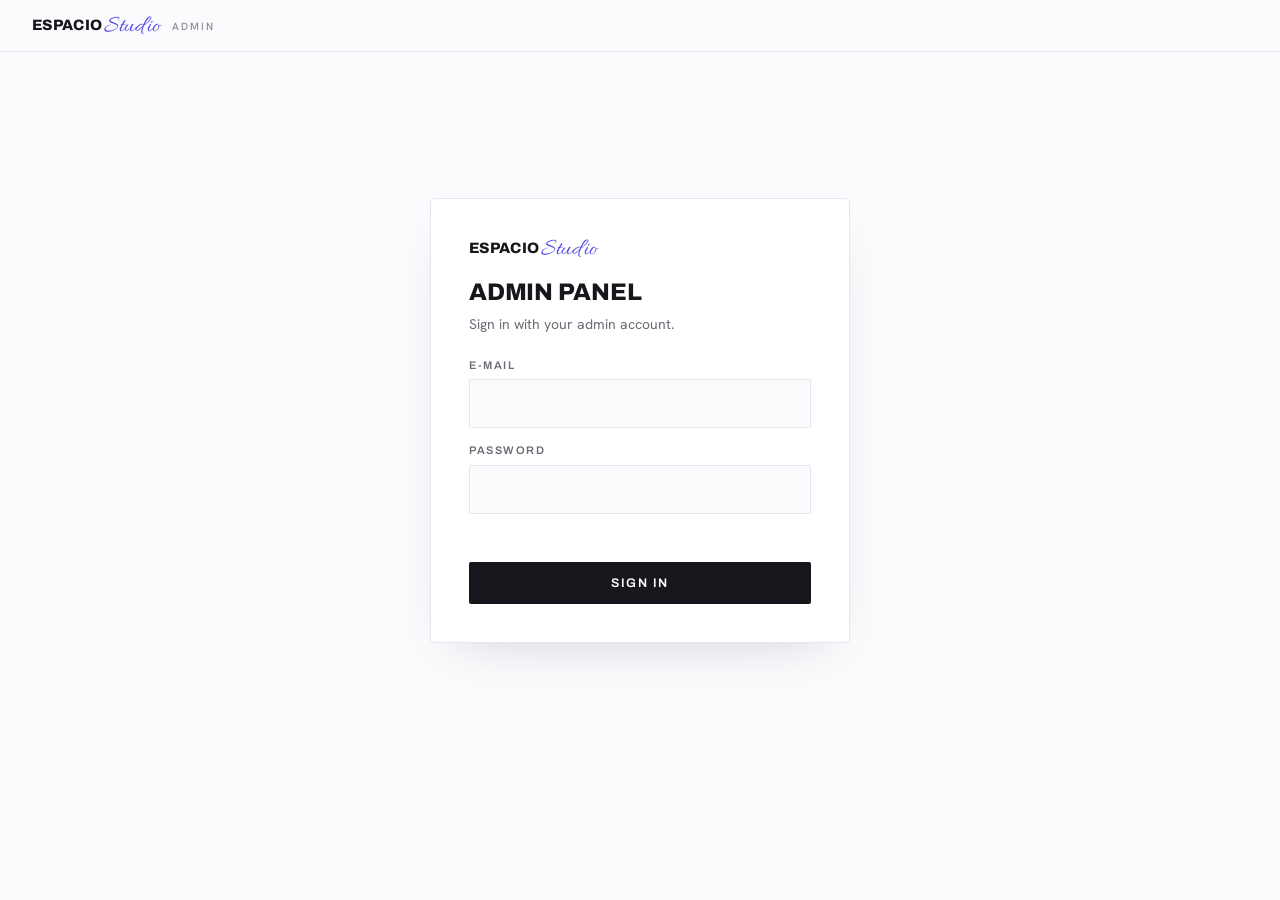
<file: admin/index.html>
<!DOCTYPE html>
<html lang="en">
<head>
<meta charset="UTF-8">
<meta name="viewport" content="width=device-width, initial-scale=1.0">
<title>Admin — Espacio Studio</title>
<meta name="robots" content="noindex">
<link rel="icon" type="image/svg+xml" href="/favicon.svg"><link rel="apple-touch-icon" href="/apple-touch-icon.png">
<link rel="preconnect" href="https://fonts.googleapis.com">
<link rel="preconnect" href="https://fonts.gstatic.com" crossorigin>
<link href="https://fonts.googleapis.com/css2?family=Archivo:wght@500;600;700;800&family=Hanken+Grotesk:wght@300;400;500;600&family=Allura&family=Noto+Sans+Georgian:wght@400;500;600&display=swap" rel="stylesheet">
<style>
:root{
  --ink:#16161c; --ink-soft:#6b6b75; --indigo:#4e44e6; --indigo-deep:#352bc0;
  --paper:#fbfbfe; --paper-2:#f4f3fb; --wash:#eceafb; --muted:#8a8a93;
  --line:#e6e6ef; --good:#3f7d52; --bad:#c94f3d;
  --arch:'Archivo','Noto Sans Georgian',system-ui,sans-serif;
  --hank:'Hanken Grotesk','Noto Sans Georgian',system-ui,sans-serif;
}
*{box-sizing:border-box;margin:0;padding:0}
body{background:var(--paper);color:var(--ink);font-family:var(--hank);font-size:14.5px;line-height:1.5;-webkit-font-smoothing:antialiased}
a{color:inherit;text-decoration:none}
button{font-family:var(--arch);cursor:pointer}

.topbar{position:sticky;top:0;z-index:50;display:flex;align-items:center;justify-content:space-between;
  padding:14px clamp(16px,3vw,32px);background:rgba(251,251,254,.9);backdrop-filter:blur(12px);border-bottom:1px solid var(--line)}
.brand{font-family:var(--arch);font-weight:800;font-size:15px;letter-spacing:.02em;text-transform:uppercase;display:flex;align-items:baseline;gap:.15em}
.brand .s{font-family:'Allura',cursive;font-weight:400;font-size:24px;color:var(--indigo);text-transform:none;line-height:0;transform:translateY(.06em)}
.brand small{font-family:var(--hank);font-weight:500;color:var(--muted);font-size:10.5px;letter-spacing:.18em;margin-left:10px;text-transform:uppercase}
.tabs{display:flex;gap:6px}
.tabs button{border:1px solid var(--line);background:#fff;border-radius:30px;padding:8px 18px;font-size:11.5px;font-weight:600;letter-spacing:.08em;text-transform:uppercase;color:var(--ink-soft);transition:.2s}
.tabs button.on{background:var(--ink);border-color:var(--ink);color:#fff}
.userbox{display:flex;align-items:center;gap:12px;font-size:12px;color:var(--muted)}
.userbox button{background:none;border:0;color:var(--indigo);font-size:11px;letter-spacing:.08em;text-transform:uppercase;font-weight:600}

.wrap{max-width:1560px;margin:0 auto;padding:26px clamp(14px,3vw,40px) 120px}
.hidden{display:none!important}

/* login */
.login-wrap{min-height:82vh;display:flex;align-items:center;justify-content:center}
.login{width:min(420px,92vw);background:#fff;border:1px solid var(--line);border-radius:4px;padding:38px;box-shadow:0 20px 50px -30px rgba(22,22,40,.25)}
.login h1{font-family:var(--arch);font-weight:800;text-transform:uppercase;font-size:22px;letter-spacing:-.01em;margin:14px 0 4px}
.login p{color:var(--ink-soft);font-size:13px;margin-bottom:22px}
.login label{display:block;font-family:var(--arch);font-size:10.5px;font-weight:600;letter-spacing:.14em;text-transform:uppercase;color:var(--ink-soft);margin:14px 0 6px}
.login input{width:100%;border:1px solid var(--line);border-radius:2px;padding:12px;font-family:var(--hank);font-size:14px;background:var(--paper)}
.login input:focus{outline:none;border-color:var(--indigo)}
.login .err{color:var(--bad);font-size:12.5px;margin-top:12px;min-height:16px}
.btn{display:inline-flex;align-items:center;gap:10px;font-family:var(--arch);font-size:11.5px;letter-spacing:.12em;text-transform:uppercase;font-weight:600;background:var(--ink);color:#fff;padding:13px 24px;border-radius:2px;border:0;transition:.25s}
.btn:hover{background:var(--indigo)}
.btn.full{width:100%;justify-content:center;margin-top:20px}
.btn.ghost{background:transparent;color:var(--ink);border:1px solid var(--line)}
.btn.ghost:hover{border-color:var(--indigo);color:var(--indigo);background:transparent}
.btn.danger{background:transparent;border:1px solid var(--line);color:var(--bad)}
.btn.danger:hover{background:var(--bad);border-color:var(--bad);color:#fff}
.btn.sm{padding:8px 14px;font-size:10.5px}

/* sections & questions */
.sec{background:#fff;border:1px solid var(--line);border-radius:4px;margin:16px 0;overflow:hidden}
.sec-head{display:flex;align-items:center;gap:14px;padding:16px 20px;border-bottom:1px solid var(--line);background:var(--paper-2)}
.sec-head h2{font-family:var(--arch);font-size:15px;font-weight:700;text-transform:uppercase;letter-spacing:.02em;flex:1}
.sec-head .cnt{font-size:11px;color:var(--muted);letter-spacing:.08em}
.badge{font-family:var(--arch);font-size:9.5px;font-weight:700;letter-spacing:.1em;text-transform:uppercase;padding:4px 9px;border-radius:20px;background:var(--wash);color:var(--indigo-deep)}
.q-row{display:flex;align-items:center;gap:10px;padding:11px 20px;border-bottom:1px solid var(--paper-2);transition:background .15s}
.q-row:hover{background:var(--paper)}
.q-row:last-child{border-bottom:0}
.q-row.off .q-label{opacity:.38;text-decoration:line-through}
.q-move{display:flex;flex-direction:column;gap:2px}
.q-move button{border:0;background:none;color:var(--muted);font-size:10px;line-height:1;padding:2px 4px}
.q-move button:hover{color:var(--indigo)}
.q-label{flex:1;font-size:13.5px;min-width:0;overflow:hidden;text-overflow:ellipsis;white-space:nowrap}
.chip{font-size:9.5px;font-family:var(--arch);font-weight:600;letter-spacing:.06em;text-transform:uppercase;color:var(--muted);border:1px solid var(--line);border-radius:20px;padding:3px 8px;white-space:nowrap}
.chip.dep{color:var(--indigo-deep);border-color:var(--wash);background:var(--wash)}
.iconb{border:0;background:none;font-size:15px;padding:5px 7px;border-radius:4px;color:var(--ink-soft);transition:.15s}
.iconb:hover{background:var(--wash);color:var(--indigo-deep)}
.iconb.lock{opacity:.35;cursor:not-allowed}
.sw{position:relative;width:34px;height:19px;border-radius:12px;background:#d9d9e6;border:0;transition:.2s;flex:none}
.sw::after{content:"";position:absolute;top:2.5px;left:3px;width:14px;height:14px;border-radius:50%;background:#fff;transition:.2s}
.sw.on{background:var(--indigo)}
.sw.on::after{left:17px}

/* editor */
.editor{background:var(--paper-2);border-top:1px solid var(--line);padding:18px 20px}
.editor .grid3{display:grid;grid-template-columns:repeat(3,1fr);gap:12px}
@media(max-width:800px){.editor .grid3{grid-template-columns:1fr}}
.editor label{display:block;font-family:var(--arch);font-size:9.5px;font-weight:700;letter-spacing:.12em;text-transform:uppercase;color:var(--muted);margin:12px 0 5px}
.editor input,.editor select{width:100%;border:1px solid var(--line);border-radius:2px;padding:9px 11px;font-family:var(--hank);font-size:13.5px;background:#fff}
.editor input:focus,.editor select:focus{outline:none;border-color:var(--indigo)}
.opt-row,.opt-head{display:grid;grid-template-columns:110px 1fr 1fr 1fr 170px 34px;gap:10px;align-items:center;margin-bottom:8px}
.opt-head{margin:14px 0 4px}
.opt-head span{font-family:var(--arch);font-size:10px;font-weight:700;letter-spacing:.14em;text-transform:uppercase;color:var(--muted)}
@media(max-width:900px){.opt-row{grid-template-columns:1fr 1fr;}}
.opt-row .del{border:0;background:none;color:var(--bad);font-size:15px}
.editor .row-actions{display:flex;gap:10px;margin-top:18px;align-items:center}
.dep-grid{display:grid;grid-template-columns:1fr 120px 1fr;gap:8px}
.hint{font-size:11.5px;color:var(--muted);margin-top:6px}

/* submissions */
table{width:100%;border-collapse:collapse;background:#fff;border:1px solid var(--line);border-radius:4px;overflow:hidden}
th{font-family:var(--arch);font-size:10px;font-weight:700;letter-spacing:.12em;text-transform:uppercase;color:var(--muted);text-align:left;padding:12px 14px;border-bottom:1px solid var(--line);background:var(--paper-2)}
td{padding:12px 14px;border-bottom:1px solid var(--paper-2);font-size:13px}
tr:hover td{background:var(--paper)}
td .mini{color:var(--muted);font-size:11.5px}
.pillbtn{border:1px solid var(--line);background:#fff;border-radius:20px;padding:6px 14px;font-size:10.5px;font-weight:600;letter-spacing:.08em;text-transform:uppercase;color:var(--ink-soft)}
.pillbtn:hover{border-color:var(--indigo);color:var(--indigo)}

/* detail overlay */
.overlay{position:fixed;inset:0;background:rgba(16,16,24,.55);backdrop-filter:blur(4px);z-index:80;display:flex;justify-content:flex-end}
.panel{width:min(720px,96vw);height:100%;background:var(--paper);overflow-y:auto;padding:28px clamp(16px,3vw,36px);box-shadow:-30px 0 60px -30px rgba(0,0,0,.4)}
.panel h2{font-family:var(--arch);text-transform:uppercase;font-size:20px;font-weight:800;letter-spacing:-.01em}
.panel .meta{color:var(--muted);font-size:12px;margin:6px 0 18px}
.ans-sec{margin:20px 0 8px;font-family:var(--arch);font-size:11px;font-weight:700;letter-spacing:.16em;text-transform:uppercase;color:var(--indigo-deep);border-bottom:1px solid var(--line);padding-bottom:6px}
.ans-row{display:flex;justify-content:space-between;gap:16px;padding:7px 0;border-bottom:1px dashed var(--paper-2);font-size:13px}
.ans-row .k{color:var(--ink-soft);max-width:55%}
.ans-row .v{text-align:right;font-weight:600}
.mb-mini{display:grid;grid-template-columns:repeat(4,1fr);gap:8px;margin:14px 0}
.mb-mini .cell{border-radius:3px;overflow:hidden;position:relative;aspect-ratio:4/3;background:var(--paper-2)}
.mb-mini .cell.wide{grid-column:span 2}
.mb-mini img{width:100%;height:100%;object-fit:cover}
.mb-mini .tag{position:absolute;left:0;right:0;bottom:0;font-family:var(--arch);font-size:8.5px;letter-spacing:.1em;text-transform:uppercase;color:#fff;background:linear-gradient(transparent,rgba(22,22,40,.8));padding:10px 6px 4px}
.mb-mini .chips{display:flex;height:100%}
.mb-mini .chips i{flex:1}

/* questionnaire builder v2 */
.qb-layout{display:grid;grid-template-columns:270px 1fr;gap:24px;align-items:start}
@media(max-width:980px){.qb-layout{grid-template-columns:1fr}.qb-side{display:none}}
.qb-side{position:sticky;top:74px;background:#fff;border:1px solid var(--line);border-radius:4px;padding:8px;max-height:calc(100vh - 100px);overflow:auto}
.qb-nav{display:flex;align-items:center;gap:10px;width:100%;text-align:left;background:none;border:0;border-radius:3px;padding:10px 10px;cursor:pointer;font-family:var(--hank);font-size:13.5px;color:var(--ink-soft);transition:.15s}
.qb-nav:hover{background:var(--wash);color:var(--indigo-deep)}
.qb-nav i{font-style:normal;font-family:var(--arch);font-size:10px;font-weight:700;color:var(--muted);width:20px}
.qb-nav span{flex:1;overflow:hidden;text-overflow:ellipsis;white-space:nowrap;font-weight:500}
.qb-nav em{font-style:normal;font-size:11px;color:var(--muted)}
.qb-nav.off span{text-decoration:line-through;opacity:.5}
.qb-search{border:1px solid var(--line);border-radius:30px;padding:11px 18px;font-family:var(--hank);font-size:14px;width:min(340px,40vw);background:#fff}
.qb-search:focus{outline:none;border-color:var(--indigo)}
.sec-num{font-family:var(--arch);font-size:11px;font-weight:800;color:var(--indigo);border:1.5px solid var(--wash);background:var(--wash);border-radius:20px;padding:4px 10px}
.tpl-note{padding:10px 20px;background:var(--wash);color:var(--indigo-deep);font-size:13px;border-bottom:1px solid var(--line)}
.swlab{display:inline-flex;align-items:center;gap:8px;font-family:var(--arch);font-size:9.5px;font-weight:700;letter-spacing:.1em;text-transform:uppercase;color:var(--muted);white-space:nowrap}
.q-num{font-family:var(--arch);font-size:10.5px;font-weight:700;color:var(--muted);width:22px}
.q-row{padding:13px 20px;gap:12px}
.q-label b{display:block;font-weight:600;font-size:15px;line-height:1.3}
.q-label small{display:block;color:var(--muted);font-size:12.5px;margin-top:1px}
.q-row.off .q-label b,.q-row.off .q-label small{opacity:.4;text-decoration:none}
.chip.offchip{background:#f6e3e0;border-color:#f6e3e0;color:var(--bad)}
.editb{border:1px solid var(--line);background:#fff;border-radius:20px;padding:7px 14px;font-family:var(--arch);font-size:11px;font-weight:600;letter-spacing:.06em;text-transform:uppercase;color:var(--ink-soft);cursor:pointer;transition:.15s;white-space:nowrap}
.editb:hover{border-color:var(--indigo);color:var(--indigo)}
.ed-block{background:#fff;border:1px solid var(--line);border-radius:4px;padding:16px 18px;margin-bottom:14px}
.ed-block h4{font-family:var(--arch);font-size:11px;font-weight:800;letter-spacing:.16em;text-transform:uppercase;color:var(--indigo-deep);margin-bottom:10px}
.opt-row,.opt-head{grid-template-columns:52px 1fr 1fr 1fr 110px 34px}
.opt-row .adv,.opt-head .adv{display:none}
.editor.showadv .opt-row,.editor.showadv .opt-head{grid-template-columns:52px 100px 1fr 1fr 1fr 150px 110px 34px}
.editor.showadv .opt-row .adv,.editor.showadv .opt-head .adv{display:block}
/* colour-editable options (palettes / light tone) */
.opt-row.hascol,.opt-head.hascol{grid-template-columns:52px 1fr 1fr 1fr 1.3fr 110px 34px}
.editor.showadv .opt-row.hascol,.editor.showadv .opt-head.hascol{grid-template-columns:52px 100px 1fr 1fr 1fr 1.3fr 150px 110px 34px}
.colprev{display:flex;gap:2px;height:34px;border-radius:3px;overflow:hidden}
.colprev i{flex:1;min-width:5px;display:block}
.colprev.none{border:1px dashed var(--line)}
/* question image, shown beside the translators */
.qtext-row{display:flex;gap:18px;align-items:flex-start}
@media(max-width:800px){.qtext-row{flex-direction:column}}
.explain-box{width:150px;flex:none;display:flex;flex-direction:column;gap:6px}
.explain-thumb{width:150px;height:150px;object-fit:cover;border-radius:4px;border:1px solid var(--line);background:var(--paper-2);display:block}
.explain-thumb.none{display:flex;align-items:center;justify-content:center;color:var(--muted);font-size:11px;border-style:dashed}
.linkbtn{border:0;background:none;color:var(--bad);font-size:11px;cursor:pointer;text-decoration:underline;padding:0}
.advtog{border:0;background:none;cursor:pointer;font-size:13px;opacity:.4;margin-left:8px}
.advtog:hover{opacity:1}
.upbtn{border:1px solid var(--line);background:#fff;border-radius:20px;padding:8px 10px;font-family:var(--arch);font-size:10px;font-weight:700;letter-spacing:.05em;text-transform:uppercase;color:var(--indigo-deep);cursor:pointer;white-space:nowrap;transition:.15s}
.upbtn:hover{border-color:var(--indigo);background:var(--wash)}
.opt-thumb{width:48px;height:36px;object-fit:cover;border-radius:3px;border:1px solid var(--line)}
.opt-thumb.none{display:inline-flex;align-items:center;justify-content:center;color:var(--muted);font-size:11px;background:var(--paper-2)}
.dep-grid{display:grid;grid-template-columns:1fr 1.4fr;gap:14px}
@media(max-width:900px){.dep-grid{grid-template-columns:1fr}}
.depvals{display:flex;flex-wrap:wrap;gap:8px;padding-top:2px}
.depval{display:inline-flex;align-items:center;gap:7px;border:1px solid var(--line);border-radius:20px;padding:8px 14px;font-size:13.5px;cursor:pointer;background:#fff;transition:.15s}
.depval.on{border-color:var(--indigo);background:var(--wash);color:var(--indigo-deep);font-weight:600}
.depval input{accent-color:var(--indigo)}
.dep-live{margin-top:10px;color:var(--indigo-deep)}
.wrap.wide{max-width:1560px}

/* submission detail page */
tbody tr{cursor:pointer}
.subd-head{background:#fff;border:1px solid var(--line);border-radius:4px;padding:22px 26px;display:flex;justify-content:space-between;gap:18px;flex-wrap:wrap;align-items:center;margin-bottom:20px}
.subd-head h1{font-family:var(--arch);font-weight:800;text-transform:uppercase;font-size:24px;letter-spacing:-.01em}
.subd-head .meta{color:var(--ink-soft);font-size:14px;margin-top:4px}
.subd-cols{column-count:2;column-gap:22px}
@media(max-width:1100px){.subd-cols{column-count:1}}
.subd-sec{background:#fff;border:1px solid var(--line);border-radius:4px;padding:18px 22px;margin-bottom:22px;break-inside:avoid}
.subd-sec h2{font-family:var(--arch);font-size:12.5px;font-weight:700;letter-spacing:.18em;text-transform:uppercase;color:var(--indigo-deep);border-bottom:1px solid var(--line);padding-bottom:8px;margin-bottom:6px}
.subd-row{display:flex;justify-content:space-between;align-items:flex-start;gap:16px;padding:8px 0;border-bottom:1px dashed var(--paper-2);font-size:14.5px}
.subd-row:last-child{border-bottom:0}
.subd-row .k{color:var(--ink-soft);max-width:52%}
.subd-row .v{text-align:right;font-weight:600;display:flex;align-items:center;gap:8px;justify-content:flex-end;flex-wrap:wrap}
.subd-row .v img{width:44px;height:33px;object-fit:cover;border-radius:3px;border:1px solid var(--line)}
.subd-row .pal{display:inline-flex;height:18px;width:70px;border-radius:3px;overflow:hidden;border:1px solid var(--line)}
.subd-row .pal i{flex:1}
.backlink{display:inline-flex;align-items:center;gap:8px;font-family:var(--arch);font-size:12px;font-weight:600;letter-spacing:.1em;text-transform:uppercase;color:var(--ink-soft);margin-bottom:16px;cursor:pointer;background:none;border:0}
.backlink:hover{color:var(--indigo)}

/* savebar */
.savebar{position:fixed;left:0;right:0;bottom:0;z-index:60;background:rgba(251,251,254,.94);backdrop-filter:blur(10px);border-top:1px solid var(--line);padding:12px clamp(16px,3vw,32px);display:flex;align-items:center;justify-content:space-between;gap:14px}
.savebar .state{font-size:12px;color:var(--muted)}
.savebar .state.dirty{color:var(--bad);font-weight:600}
.savebar .state.saved{color:var(--good);font-weight:600}
.toolrow{display:flex;justify-content:space-between;align-items:center;gap:14px;margin:6px 0 18px;flex-wrap:wrap}
.toolrow h1{font-family:var(--arch);text-transform:uppercase;font-weight:800;font-size:clamp(20px,3vw,28px);letter-spacing:-.01em}
.spin{display:inline-block;width:14px;height:14px;border:2px solid var(--wash);border-top-color:var(--indigo);border-radius:50%;animation:sp 1s linear infinite;vertical-align:-2px}
@keyframes sp{to{transform:rotate(360deg)}}
.empty{padding:60px 20px;text-align:center;color:var(--muted)}
.dropzone{display:block;border:2px dashed var(--line-2);border-radius:4px;padding:22px;text-align:center;cursor:pointer;margin-top:14px;transition:.2s;background:#fff}
.dropzone b{display:block;font-family:var(--arch);font-size:12px;letter-spacing:.1em;text-transform:uppercase;color:var(--indigo-deep)}
.dropzone span{display:block;font-size:12px;color:var(--muted);margin-top:5px}
.dropzone.over,.dropzone:hover{border-color:var(--indigo);background:var(--wash)}
#toast{position:fixed;left:50%;bottom:26px;transform:translate(-50%,20px);background:var(--ink);color:#fff;font-family:var(--arch);font-size:12px;letter-spacing:.06em;padding:12px 22px;border-radius:30px;opacity:0;pointer-events:none;transition:.3s;z-index:200}
#toast.show{opacity:1;transform:translate(-50%,0)}
#toast.bad{background:var(--bad)}

/* ---------- readability bump ---------- */
body{font-size:16px}
.tabs button{font-size:13px;padding:10px 22px}
.userbox{font-size:13.5px}
.sec-head h2{font-size:17px}
.sec-head .cnt{font-size:12.5px}
.badge{font-size:10.5px}
.q-label{font-size:15.5px}
.chip{font-size:10.5px;padding:4px 10px}
.q-move button{font-size:12px}
.iconb{font-size:17px}
.editor label{font-size:11px}
.editor input,.editor select{font-size:15px;padding:11px 13px}
.editor textarea{font-size:15px!important}
.hint{font-size:13px}
.btn{font-size:12.5px;padding:14px 26px}
.btn.sm{font-size:11.5px;padding:10px 17px}
.pillbtn{font-size:11.5px;padding:8px 16px}
th{font-size:11px}
td{font-size:14.5px;padding:14px 16px}
td .mini{font-size:12.5px}
.login h1{font-size:24px}
.login p{font-size:14px}
.login input{font-size:15.5px;padding:13px}
.login label{font-size:11px}
.ans-row{font-size:14.5px}
.ans-sec{font-size:12px}
.panel h2{font-size:22px}
.panel .meta{font-size:13px}
.dropzone b{font-size:13px}
.dropzone span{font-size:13px}
.savebar .state{font-size:13px}
#toast{font-size:13px}
.toolrow h1{font-size:clamp(22px,3vw,30px)}
</style>
</head>
<body>
<header class="topbar">
  <a class="brand" href="../">ESPACIO<span class="s">Studio</span><small>Admin</small></a>
  <div class="tabs hidden" id="tabs">
    <button data-view="questions" class="on">Questionnaire</button>
    <button data-view="submissions">Submissions</button>
    <button data-view="projects">Projects</button>
  </div>
  <div class="userbox hidden" id="userbox"><span id="userEmail"></span><button id="btnLogout">Log out</button></div>
</header>
<main id="main"></main>
<div class="savebar hidden" id="savebar">
  <div class="state" id="saveState"></div>
  <div style="display:flex;gap:10px">
    <button class="btn ghost" id="btnDiscard">Discard changes</button>
    <button class="btn" id="btnSave">Publish changes</button>
  </div>
</div>
<script src="../questionnaire/config.js?v=6"></script>
<script src="admin.js?v=11"></script>
</body>
</html>
</file>
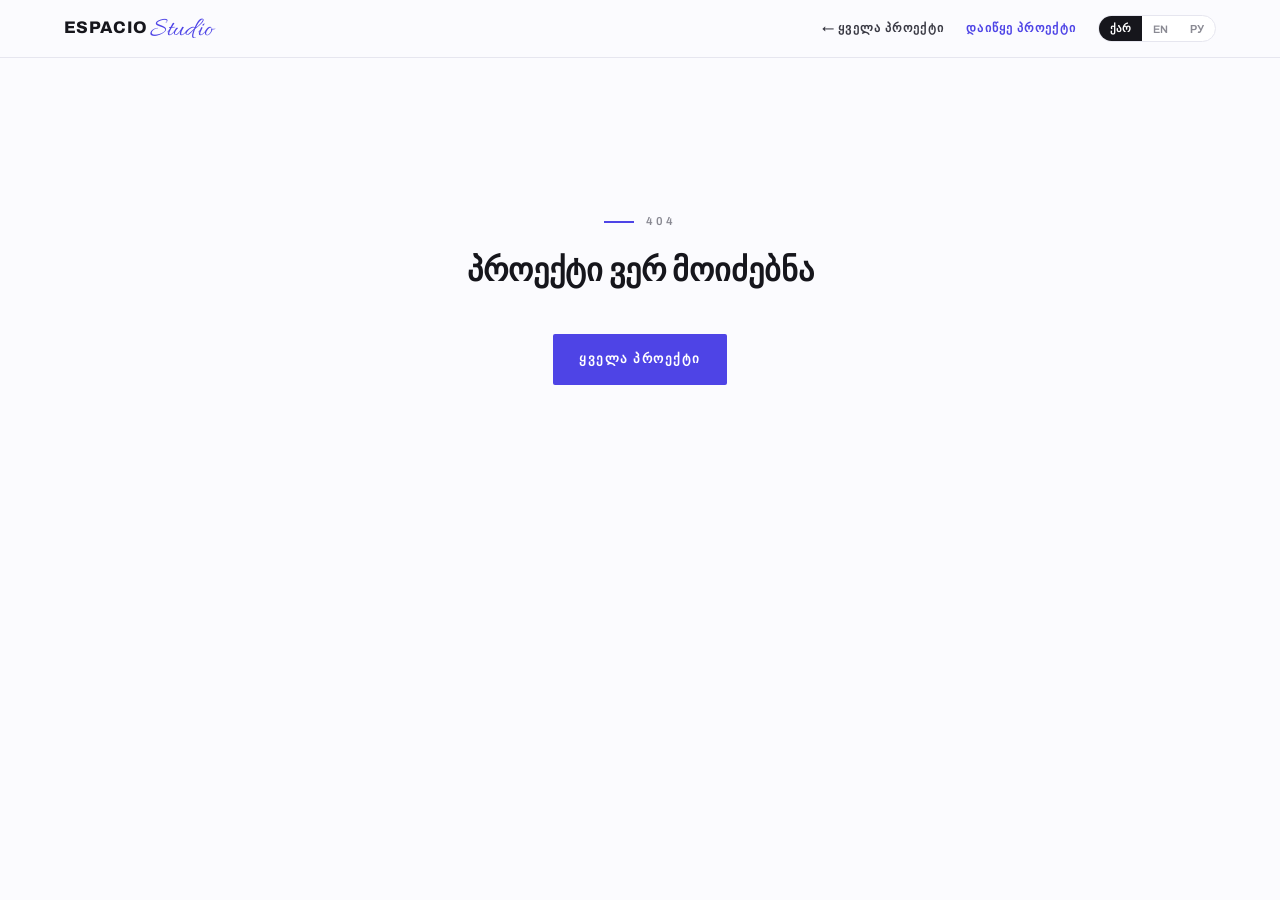
<file: project/index.html>
<!DOCTYPE html>
<html lang="en">
<head>
<meta charset="UTF-8">
<meta name="viewport" content="width=device-width, initial-scale=1.0">
<title>Project — Espacio Studio</title>
<link rel="icon" type="image/svg+xml" href="/favicon.svg"><link rel="apple-touch-icon" href="/apple-touch-icon.png">
<link rel="preconnect" href="https://fonts.googleapis.com">
<link rel="preconnect" href="https://fonts.gstatic.com" crossorigin>
<link href="https://fonts.googleapis.com/css2?family=Archivo:wght@500;600;700;800&family=Hanken+Grotesk:wght@300;400;500;600&family=Allura&display=swap" rel="stylesheet">
<style>
:root{--ink:#16161c;--ink-soft:#3a3a44;--indigo:#4e44e6;--paper:#fbfbfe;--paper-2:#f4f3fb;--wash:#eceafb;--muted:#8a8a93;--line:#e6e6ef;--gut:clamp(20px,5vw,72px);--maxw:1320px;--ease:cubic-bezier(.22,.61,.36,1)}
*{box-sizing:border-box;margin:0;padding:0}
body{font-family:"Hanken Grotesk",system-ui,sans-serif;background:var(--paper);color:var(--ink);line-height:1.6;-webkit-font-smoothing:antialiased}
a{color:inherit;text-decoration:none} img{display:block;max-width:100%}
header.nav{position:fixed;top:0;left:0;right:0;z-index:60;display:flex;align-items:center;justify-content:space-between;padding:15px var(--gut);background:rgba(251,251,254,.85);backdrop-filter:blur(14px);box-shadow:0 1px 0 var(--line)}
.brand{display:flex;align-items:baseline;gap:.18em;font-family:"Archivo",sans-serif;font-weight:800;font-size:1.05rem;letter-spacing:.02em;text-transform:uppercase}
.brand .s{font-family:"Allura",cursive;font-weight:400;font-size:1.7rem;color:var(--indigo);text-transform:none;line-height:0;transform:translateY(.06em)}
.navlinks{display:flex;gap:22px;align-items:center}
.navlinks a{font-family:"Archivo",sans-serif;font-size:.76rem;letter-spacing:.1em;text-transform:uppercase;font-weight:600;color:var(--ink-soft)}
.navlinks a:hover{color:var(--indigo)}
.navlinks a.cta{color:var(--indigo)}
.lang-pick{display:inline-flex;border:1px solid var(--line);border-radius:20px;overflow:hidden;background:#fff}
.lang-pick button{border:0;background:none;padding:6px 11px;font-family:"Archivo",sans-serif;font-size:.68rem;font-weight:600;color:var(--muted);cursor:pointer;text-transform:uppercase}
.lang-pick button.on{background:var(--ink);color:#fff}
.hero{position:relative;height:clamp(380px,62vh,640px);overflow:hidden;margin-top:57px}
.hero img{width:100%;height:100%;object-fit:cover}
.hero::after{content:"";position:absolute;inset:0;background:linear-gradient(180deg,rgba(22,22,40,.05),rgba(22,22,40,.62) 88%)}
.hero .inner{position:absolute;left:0;right:0;bottom:0;z-index:2;color:#fff;max-width:var(--maxw);margin:0 auto;padding:0 var(--gut) clamp(24px,4vh,44px)}
.eyebrow{display:flex;align-items:center;gap:12px;font-family:"Archivo",sans-serif;font-size:.72rem;letter-spacing:.24em;text-transform:uppercase;font-weight:600}
.eyebrow i{display:inline-block;width:30px;height:2px;background:#fff}
.hero h1{font-family:"Archivo",sans-serif;font-weight:800;text-transform:uppercase;letter-spacing:-.02em;line-height:.96;font-size:clamp(2.2rem,6.5vw,4.6rem);margin-top:14px;color:#fff}
.meta{display:flex;gap:10px;flex-wrap:wrap;margin-top:16px}
.tag{font-family:"Archivo",sans-serif;font-size:.62rem;letter-spacing:.14em;text-transform:uppercase;font-weight:700;border:1px solid rgba(255,255,255,.5);background:rgba(255,255,255,.14);backdrop-filter:blur(4px);padding:6px 12px;border-radius:30px;color:#fff}
.body{max-width:var(--maxw);margin:0 auto;padding:clamp(36px,6vh,64px) var(--gut)}
.lede{font-size:clamp(1.02rem,1.4vw,1.22rem);font-weight:300;color:var(--ink-soft);max-width:62ch}
.lede b{font-weight:600;color:var(--ink)}
.gallery{column-count:3;column-gap:clamp(12px,1.5vw,22px);margin-top:clamp(30px,5vh,52px)}
@media(max-width:1000px){.gallery{column-count:2}}
@media(max-width:620px){.gallery{column-count:1}}
.gallery .ph{position:relative;margin:0 0 clamp(12px,1.5vw,22px);break-inside:avoid;overflow:hidden;border-radius:2px;cursor:zoom-in;background:var(--paper-2)}
.gallery .ph img{width:100%;transition:transform .8s var(--ease)}
.gallery .ph:hover img{transform:scale(1.04)}
.pn{display:grid;grid-template-columns:1fr 1fr;border-top:1px solid var(--line);margin-top:clamp(40px,7vh,70px)}
.pn a{padding:26px var(--gut);font-family:"Archivo",sans-serif;text-transform:uppercase;font-weight:700;letter-spacing:-.01em;font-size:clamp(1rem,2vw,1.4rem);display:flex;flex-direction:column;gap:5px;transition:background .3s,color .3s}
.pn a:hover{background:var(--wash);color:var(--indigo)}
.pn a small{font-family:"Archivo",sans-serif;font-size:.64rem;letter-spacing:.2em;color:var(--muted);font-weight:600}
.pn a.next{text-align:right;align-items:flex-end;border-left:1px solid var(--line)}
.ctaband{background:var(--indigo);color:#fff;text-align:center;padding:clamp(44px,8vh,80px) var(--gut)}
.ctaband h2{font-family:"Archivo",sans-serif;font-weight:800;text-transform:uppercase;font-size:clamp(1.6rem,4vw,2.6rem);letter-spacing:-.01em}
.ctaband h2 em{font-family:"Allura",cursive;font-style:normal;font-weight:400;text-transform:none;font-size:1.15em}
.btn{display:inline-flex;align-items:center;gap:10px;font-family:"Archivo",sans-serif;font-size:.8rem;letter-spacing:.12em;text-transform:uppercase;font-weight:600;background:#fff;color:var(--indigo);padding:15px 26px;border-radius:2px;margin-top:24px;transition:.25s}
.btn:hover{background:var(--ink);color:#fff}
footer{padding:34px var(--gut);border-top:1px solid var(--line);display:flex;justify-content:space-between;gap:18px;flex-wrap:wrap;font-size:.78rem;color:var(--muted)}
.lb{position:fixed;inset:0;z-index:90;background:rgba(16,16,24,.94);display:none;align-items:center;justify-content:center;flex-direction:column}
.lb.open{display:flex}
.lb img{max-width:92vw;max-height:82vh;border-radius:2px}
.lb .x{position:absolute;top:16px;right:20px;width:44px;height:44px;border-radius:50%;border:1px solid rgba(255,255,255,.4);background:none;color:#fff;font-size:17px;cursor:pointer}
.lb .x:hover{background:#fff;color:var(--ink)}
.lb .nav{position:absolute;top:50%;transform:translateY(-50%);width:50px;height:50px;border-radius:50%;background:rgba(255,255,255,.1);border:1px solid rgba(255,255,255,.3);color:#fff;font-size:20px;cursor:pointer}
.lb .prev{left:14px}.lb .next{right:14px}
.lb .cap{color:rgba(255,255,255,.75);font-size:.8rem;margin-top:14px;letter-spacing:.08em;font-family:"Archivo",sans-serif}
.notfound{min-height:60vh;display:flex;align-items:center;justify-content:center;flex-direction:column;gap:14px;padding-top:57px}
</style>
</head>
<body>
<header class="nav">
  <a class="brand" href="../">ESPACIO<span class="s">Studio</span></a>
  <nav class="navlinks">
    <a href="../#work" id="lBack">← All projects</a>
    <a href="../questionnaire/" class="cta" id="lCta">Start a project</a>
    <span class="lang-pick" id="langPick"><button data-lang="ge">ქარ</button><button data-lang="en">EN</button><button data-lang="ru">РУ</button></span>
  </nav>
</header>
<div id="app"></div>
<div class="lb" id="lb"><button class="x" id="lbX">✕</button>
  <button class="nav prev" id="lbP">←</button><img id="lbI" alt=""><button class="nav next" id="lbN">→</button>
  <div class="cap" id="lbC"></div></div>
<script>
const SUPA_URL="https://coxsphbxxmotohicnosf.supabase.co";
const SUPA_KEY="sb_publishable_dkgH0mhJpxnR32-ulcw5NA_ek9w17aU";
const FALLBACK=[{"slug": "okrokana", "name": "Okrokana Residence", "loc": "Okrokana, Georgia", "status": "Ongoing", "cat": "residential", "description": "A hillside family residence above Tbilisi where raw concrete ceilings meet warm oak and gallery walls. Generous glazing pulls the Okrokana landscape into every room, and a roof terrace with an outdoor lounge extends summer living. The children's rooms and master suite each carry a palette of their own.", "cover": "site-assets/projects/okrokana/03.jpg", "gallery": ["site-assets/projects/okrokana/01.jpg", "site-assets/projects/okrokana/02.jpg", "site-assets/projects/okrokana/03.jpg", "site-assets/projects/okrokana/04.jpg", "site-assets/projects/okrokana/05.jpg", "site-assets/projects/okrokana/06.jpg", "site-assets/projects/okrokana/07.jpg", "site-assets/projects/okrokana/08.jpg", "site-assets/projects/okrokana/09.jpg", "site-assets/projects/okrokana/10.jpg"]}, {"slug": "park-home", "name": "Park Home Apartment", "loc": "Vake, Tbilisi", "status": "Completed", "cat": "residential", "description": "A city apartment built around a green velvet living landscape and a web of black steel lighting. Behind calm oak joinery hides a full family program \u2014 a work niche, open shelving displays and stone bathrooms with green ceramic accents.", "cover": "site-assets/projects/park-home/01.jpg", "gallery": ["site-assets/projects/park-home/01.jpg", "site-assets/projects/park-home/02.jpg", "site-assets/projects/park-home/03.jpg", "site-assets/projects/park-home/04.jpg", "site-assets/projects/park-home/05.jpg", "site-assets/projects/park-home/06.jpg", "site-assets/projects/park-home/07.jpg", "site-assets/projects/park-home/08.jpg", "site-assets/projects/park-home/09.jpg", "site-assets/projects/park-home/10.jpg", "site-assets/projects/park-home/11.jpg"]}, {"slug": "dadiani", "name": "Dadiani Apartment", "loc": "Dadiani Street, Tbilisi", "status": "Ongoing", "cat": "residential", "description": "A characterful apartment where deep green cabinetry, burgundy accents and brass details play against softly washed walls. The dining table doubles as a library desk, and the bathroom turns the palette up with a wine-red ceiling over checkered tile.", "cover": "site-assets/projects/dadiani/02.jpg", "gallery": ["site-assets/projects/dadiani/01.jpg", "site-assets/projects/dadiani/02.jpg", "site-assets/projects/dadiani/03.jpg", "site-assets/projects/dadiani/04.jpg", "site-assets/projects/dadiani/05.jpg", "site-assets/projects/dadiani/06.jpg", "site-assets/projects/dadiani/07.jpg", "site-assets/projects/dadiani/08.jpg"]}, {"slug": "jikia", "name": "Jikia Apartment", "loc": "Jikia Street, Tbilisi", "status": "Ongoing", "cat": "residential", "description": "A light-filled family apartment in pastel tones \u2014 an olive sofa, a pale timber kitchen and art-splashed walls. The compact bathroom makes the statement: oxblood red over patterned cement tiles.", "cover": "site-assets/projects/jikia/03.jpg", "gallery": ["site-assets/projects/jikia/01.jpg", "site-assets/projects/jikia/02.jpg", "site-assets/projects/jikia/03.jpg", "site-assets/projects/jikia/04.jpg", "site-assets/projects/jikia/05.jpg", "site-assets/projects/jikia/06.jpg", "site-assets/projects/jikia/07.jpg"]}, {"slug": "private-apartment", "name": "Private Apartment", "loc": "Tbilisi, Georgia", "status": "", "cat": "residential", "description": "A serene apartment in layered creams and greys: curved plaster details, a bedroom wrapped in upholstered panels and a corridor display wall that works like a private gallery. Soft green textiles keep it warm and lived-in.", "cover": "site-assets/projects/private-apartment/01.jpg", "gallery": ["site-assets/projects/private-apartment/01.jpg", "site-assets/projects/private-apartment/02.jpg", "site-assets/projects/private-apartment/03.jpg", "site-assets/projects/private-apartment/04.jpg", "site-assets/projects/private-apartment/05.jpg", "site-assets/projects/private-apartment/06.jpg", "site-assets/projects/private-apartment/07.jpg", "site-assets/projects/private-apartment/08.jpg", "site-assets/projects/private-apartment/09.jpg", "site-assets/projects/private-apartment/10.jpg", "site-assets/projects/private-apartment/11.jpg", "site-assets/projects/private-apartment/12.jpg"]}, {"slug": "apartment-design", "name": "Apartment Design", "loc": "Tbilisi, Georgia", "status": "Completed", "cat": "residential", "description": "A complete apartment design in warm minimalism \u2014 glass partitions zone the living space, sculptural pendants float above linen seating, and the bedrooms pair textured feature walls with quiet, indirect light.", "cover": "site-assets/projects/apartment-design/02.jpg", "gallery": ["site-assets/projects/apartment-design/01.jpg", "site-assets/projects/apartment-design/02.jpg", "site-assets/projects/apartment-design/03.jpg", "site-assets/projects/apartment-design/04.jpg", "site-assets/projects/apartment-design/05.jpg", "site-assets/projects/apartment-design/06.jpg", "site-assets/projects/apartment-design/07.jpg", "site-assets/projects/apartment-design/08.jpg", "site-assets/projects/apartment-design/09.jpg", "site-assets/projects/apartment-design/10.jpg"]}, {"slug": "retail-designs", "name": "Retail Designs", "loc": "Tbilisi, Georgia", "status": "Completed", "cat": "retail", "description": "Retail environments with a theatrical streak: oversized botanical installations over raw concrete, black-and-gold display counters and jewel-box lighting composed for beauty and fashion brands.", "cover": "site-assets/projects/retail-designs/03.jpg", "gallery": ["site-assets/projects/retail-designs/01.jpg", "site-assets/projects/retail-designs/02.jpg", "site-assets/projects/retail-designs/03.jpg", "site-assets/projects/retail-designs/04.jpg", "site-assets/projects/retail-designs/05.jpg"]}, {"slug": "cafe-praline", "name": "Caf\u00e9 Praline", "loc": "Tbilisi, Georgia", "status": "Completed", "cat": "hospitality", "description": "A patisserie in cream and pistachio: glass-block partitions, globe pendants and botanical murals. The long pastry counter anchors the room, while an amber velvet corner glows after dark.", "cover": "site-assets/projects/cafe-praline/03.jpg", "gallery": ["site-assets/projects/cafe-praline/01.jpg", "site-assets/projects/cafe-praline/02.jpg", "site-assets/projects/cafe-praline/03.jpg", "site-assets/projects/cafe-praline/04.jpg", "site-assets/projects/cafe-praline/05.jpg", "site-assets/projects/cafe-praline/06.jpg", "site-assets/projects/cafe-praline/07.jpg", "site-assets/projects/cafe-praline/08.jpg", "site-assets/projects/cafe-praline/09.jpg", "site-assets/projects/cafe-praline/10.jpg", "site-assets/projects/cafe-praline/11.jpg"]}, {"slug": "tourist-agency", "name": "Tourist Agency Office", "loc": "Tbilisi, Georgia", "status": "Ongoing", "cat": "workspace", "description": "A travel agency designed in two voices \u2014 one soft and residential with blush seating beneath departure boards, one crisp and corporate with ring chandeliers and acoustic clouds. Both are built around an open consulting floor.", "cover": "site-assets/projects/tourist-agency/06.jpg", "gallery": ["site-assets/projects/tourist-agency/01.jpg", "site-assets/projects/tourist-agency/02.jpg", "site-assets/projects/tourist-agency/03.jpg", "site-assets/projects/tourist-agency/04.jpg", "site-assets/projects/tourist-agency/05.jpg", "site-assets/projects/tourist-agency/06.jpg", "site-assets/projects/tourist-agency/07.jpg", "site-assets/projects/tourist-agency/08.jpg", "site-assets/projects/tourist-agency/09.jpg", "site-assets/projects/tourist-agency/10.jpg", "site-assets/projects/tourist-agency/11.jpg", "site-assets/projects/tourist-agency/12.jpg"]}, {"slug": "bakery-tortiko", "name": "Bakery Tortiko", "loc": "Samtredia, Georgia", "status": "", "cat": "hospitality", "description": "A neighbourhood bakery in honey-toned wood with a hand-lettered logo wall \u2014 and a display counter designed to put the morning pastries on stage.", "cover": "site-assets/projects/bakery-tortiko/03.jpg", "gallery": ["site-assets/projects/bakery-tortiko/01.jpg", "site-assets/projects/bakery-tortiko/02.jpg", "site-assets/projects/bakery-tortiko/03.jpg"]}, {"slug": "office-design", "name": "Office Design", "loc": "Tbilisi, Georgia", "status": "Ongoing", "cat": "workspace", "description": "A compact office with a hospitality heart \u2014 terracotta pendants, oak-lined meeting niches and travertine washrooms that feel anything but corporate.", "cover": "site-assets/projects/office-design/01.jpg", "gallery": ["site-assets/projects/office-design/01.jpg", "site-assets/projects/office-design/02.jpg", "site-assets/projects/office-design/03.jpg", "site-assets/projects/office-design/04.jpg", "site-assets/projects/office-design/05.jpg", "site-assets/projects/office-design/06.jpg"]}, {"slug": "dental-clinic", "name": "Dental Clinic", "loc": "Tbilisi, Georgia", "status": "Ongoing", "cat": "workspace", "description": "A clinic that calms rather than intimidates: soft grey volumes, a sculptural reception desk, indigo accents and daylight reaching every treatment room.", "cover": "site-assets/projects/dental-clinic/02.jpg", "gallery": ["site-assets/projects/dental-clinic/01.jpg", "site-assets/projects/dental-clinic/02.jpg", "site-assets/projects/dental-clinic/03.jpg", "site-assets/projects/dental-clinic/04.jpg"]}, {"slug": "comforter", "name": "Living Room \u00d7 Kitchen", "loc": "Partnership with Comforter", "status": "Partnership", "cat": "residential", "description": "A living room and kitchen concept created in partnership with Comforter \u2014 a graphite island with brass wire chairs, set against travertine surfaces and warm, focused light.", "cover": "site-assets/projects/comforter/01.jpg", "gallery": ["site-assets/projects/comforter/01.jpg", "site-assets/projects/comforter/02.jpg"]}, {"slug": "confidential-apartment", "name": "Private Apartment", "loc": "Confidential client", "status": "", "cat": "residential", "description": "A generous apartment for a private client \u2014 champagne tones, patterned oak floors and couture detailing. Sliding glass partitions offer two ways to live with the kitchen: open, or hidden away.", "cover": "site-assets/projects/confidential-apartment/01.jpg", "gallery": ["site-assets/projects/confidential-apartment/01.jpg", "site-assets/projects/confidential-apartment/02.jpg", "site-assets/projects/confidential-apartment/03.jpg", "site-assets/projects/confidential-apartment/04.jpg", "site-assets/projects/confidential-apartment/05.jpg", "site-assets/projects/confidential-apartment/06.jpg", "site-assets/projects/confidential-apartment/07.jpg", "site-assets/projects/confidential-apartment/08.jpg"]}, {"slug": "private-house-saguramo", "name": "Private House", "loc": "Saguramo, Georgia", "status": "Ongoing", "cat": "residential", "description": "A pitched-roof family house in Saguramo: a double-height lounge with a marble fireplace wall, mirrored display niches and bedrooms tucked under the timber roofline.", "cover": "site-assets/projects/private-house-saguramo/02.jpg", "gallery": ["site-assets/projects/private-house-saguramo/01.jpg", "site-assets/projects/private-house-saguramo/02.jpg", "site-assets/projects/private-house-saguramo/03.jpg", "site-assets/projects/private-house-saguramo/04.jpg", "site-assets/projects/private-house-saguramo/05.jpg", "site-assets/projects/private-house-saguramo/06.jpg"]}, {"slug": "cafe-ski-resort", "name": "Caf\u00e9 at Ski Resort", "loc": "Georgia", "status": "Concept", "cat": "hospitality", "description": "A concept for a ski-resort caf\u00e9 \u2014 rough stone walls, glossy black tables and a neon line dancing over the bar. Warm timber ceilings set the scene for the apr\u00e8s-ski hour.", "cover": "site-assets/projects/cafe-ski-resort/02.jpg", "gallery": ["site-assets/projects/cafe-ski-resort/01.jpg", "site-assets/projects/cafe-ski-resort/02.jpg", "site-assets/projects/cafe-ski-resort/03.jpg", "site-assets/projects/cafe-ski-resort/04.jpg", "site-assets/projects/cafe-ski-resort/05.jpg", "site-assets/projects/cafe-ski-resort/06.jpg", "site-assets/projects/cafe-ski-resort/07.jpg"]}];
const PL={
 ge:{back:"← ყველა პროექტი",cta:"დაიწყე პროექტი",eyebrow:"Espacio Studio — რჩეული ნამუშევრები",prev:"← წინა",next:"შემდეგი →",
     ready:"მზად ხართ შექმნათ <em>თქვენი</em> სივრცე?",fill:"შეავსეთ დიზაინის კითხვარი →",nf:"პროექტი ვერ მოიძებნა",all:"ყველა პროექტი",
     cats:{residential:"საცხოვრებელი",hospitality:"კაფე & რესტორანი",retail:"რითეილი",workspace:"სამუშაო სივრცე"},
     stat:{Ongoing:"მიმდინარე",Completed:"დასრულებული",Concept:"კონცეფცია",Partnership:"პარტნიორობა"}},
 en:{back:"← All projects",cta:"Start a project",eyebrow:"Espacio Studio — Selected Work",prev:"← Previous",next:"Next →",
     ready:"Ready to design <em>your</em> space?",fill:"Fill the design questionnaire →",nf:"Project not found",all:"All projects",
     cats:{residential:"Residential",hospitality:"Hospitality",retail:"Retail",workspace:"Workspace"},
     stat:{Ongoing:"Ongoing",Completed:"Completed",Concept:"Concept",Partnership:"Partnership"}},
 ru:{back:"← Все проекты",cta:"Начать проект",eyebrow:"Espacio Studio — Избранные работы",prev:"← Предыдущий",next:"Следующий →",
     ready:"Готовы создать <em>своё</em> пространство?",fill:"Заполнить дизайн-анкету →",nf:"Проект не найден",all:"Все проекты",
     cats:{residential:"Жилые",hospitality:"Кафе и рестораны",retail:"Ритейл",workspace:"Офисы"},
     stat:{Ongoing:"В процессе",Completed:"Завершён",Concept:"Концепт",Partnership:"Партнёрство"}}};
let espLang = localStorage.getItem("espacio_lang") || "ge";
const LP = () => PL[espLang] || PL.ge;
const CATL = new Proxy({}, { get:(_,k)=>LP().cats[k] });
const slug=new URLSearchParams(location.search).get("p");
const norm=u=>/^https?:/.test(u)?u:"../"+u;
let ALL=FALLBACK, P=null, gi=0;

async function load(){
  try{
    const r=await fetch(`${SUPA_URL}/rest/v1/projects?visible=eq.true&order=sort.asc&select=slug,name,loc,status,cat,description,cover,gallery`,{headers:{apikey:SUPA_KEY}});
    if(r.ok){const rows=await r.json(); if(rows.length) ALL=rows;}
  }catch(e){}
  P=ALL.find(p=>p.slug===slug)||null;
  render();
}
function render(){
  const app=document.getElementById("app");
  if(!P){app.innerHTML=`<div class="notfound"><div class="eyebrow" style="color:var(--muted)"><i style="background:var(--indigo)"></i>404</div><h1 style="font-family:Archivo;text-transform:uppercase">${LP().nf}</h1><a class="btn" style="background:var(--indigo);color:#fff" href="../#work">${LP().all}</a></div>`;return;}
  document.title=`${P.name} — Espacio Studio`;
  const i=ALL.indexOf(P), prev=ALL[(i-1+ALL.length)%ALL.length], next=ALL[(i+1)%ALL.length];
  const tags=[P.loc, LP().stat[P.status]||P.status, LP().cats[P.cat]||P.cat].filter(Boolean).map(t=>`<span class="tag">${t}</span>`).join("");
  app.innerHTML=`
  <section class="hero"><img src="${norm(P.cover)}" alt="${P.name}">
    <div class="inner"><div class="eyebrow"><i></i>${LP().eyebrow}</div>
    <h1>${P.name}</h1><div class="meta">${tags}</div></div></section>
  <section class="body">
    <p class="lede">${P.description||""}</p>
    <div class="gallery">${P.gallery.map((g,k)=>`<figure class="ph" data-k="${k}"><img src="${norm(g)}" loading="lazy" alt="${P.name} ${k+1}"></figure>`).join("")}</div>
  </section>
  <nav class="pn">
    <a href="?p=${prev.slug}"><small>${LP().prev}</small>${prev.name}</a>
    <a class="next" href="?p=${next.slug}"><small>${LP().next}</small>${next.name}</a>
  </nav>
  <section class="ctaband"><h2>${LP().ready}</h2>
    <a class="btn" href="../questionnaire/">${LP().fill}</a></section>
  <footer><span>© <span id="yr"></span> Espacio Studio — Tbilisi</span><a href="mailto:info@espacio.ge">info@espacio.ge</a></footer>`;
  document.getElementById("yr").textContent=new Date().getFullYear();
  document.querySelectorAll(".ph").forEach(f=>f.onclick=()=>{gi=+f.dataset.k;openLb();});
}
const lb=document.getElementById("lb");
function openLb(){lb.classList.add("open");document.body.style.overflow="hidden";draw();}
function draw(){document.getElementById("lbI").src=norm(P.gallery[gi]);document.getElementById("lbC").textContent=`${P.name} — ${gi+1} / ${P.gallery.length}`;}
document.getElementById("lbX").onclick=()=>{lb.classList.remove("open");document.body.style.overflow="";};
document.getElementById("lbP").onclick=()=>{gi=(gi-1+P.gallery.length)%P.gallery.length;draw();};
document.getElementById("lbN").onclick=()=>{gi=(gi+1)%P.gallery.length;draw();};
lb.onclick=e=>{if(e.target===lb)document.getElementById("lbX").onclick();};
addEventListener("keydown",e=>{if(!lb.classList.contains("open"))return;
 if(e.key==="Escape")document.getElementById("lbX").onclick();
 if(e.key==="ArrowLeft")document.getElementById("lbP").onclick();
 if(e.key==="ArrowRight")document.getElementById("lbN").onclick();});
function applyChrome(){
  document.documentElement.lang = espLang === "ge" ? "ka" : espLang;
  document.getElementById("lBack").textContent = LP().back;
  document.getElementById("lCta").textContent = LP().cta;
  document.querySelectorAll("#langPick button").forEach(b=>b.classList.toggle("on", b.dataset.lang===espLang));
}
document.querySelectorAll("#langPick button").forEach(b=>b.onclick=()=>{
  espLang=b.dataset.lang; localStorage.setItem("espacio_lang",espLang); applyChrome(); render(); });
applyChrome();
load();
</script>
</body>
</html>
</file>
